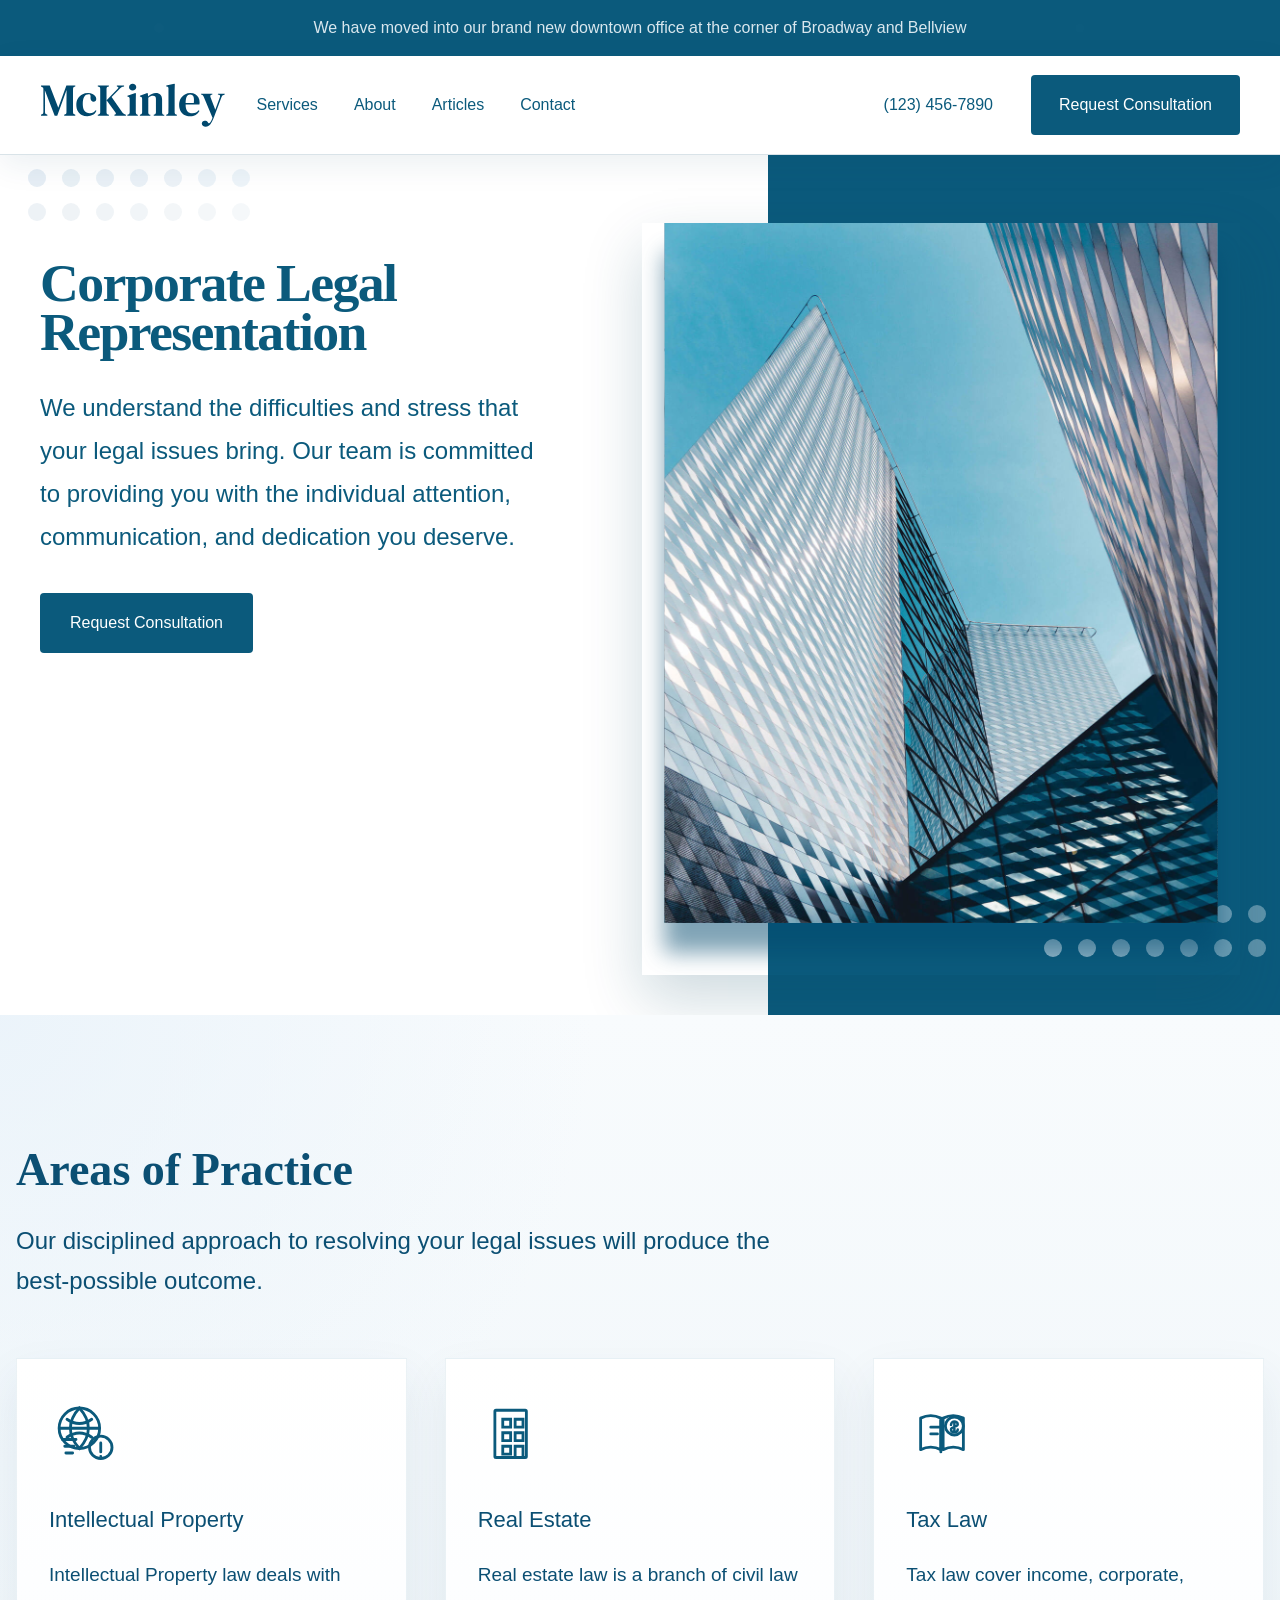
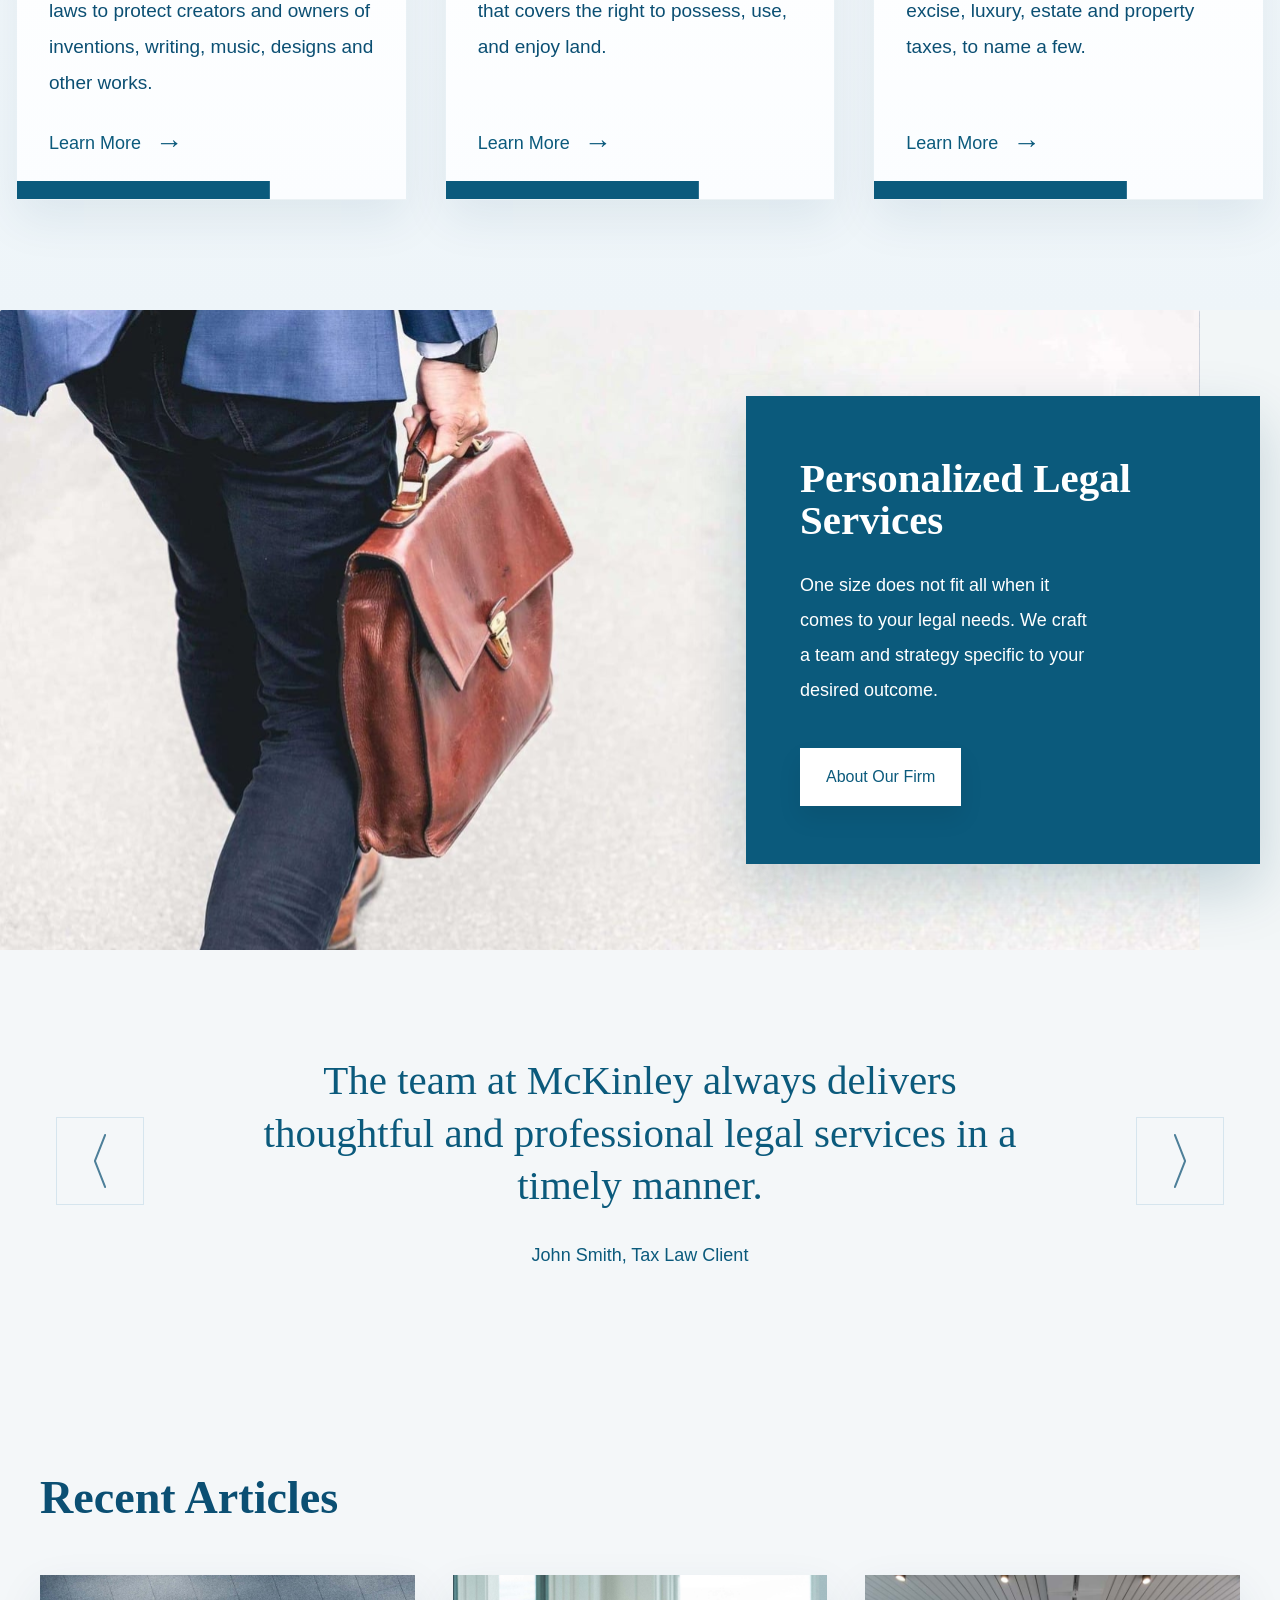
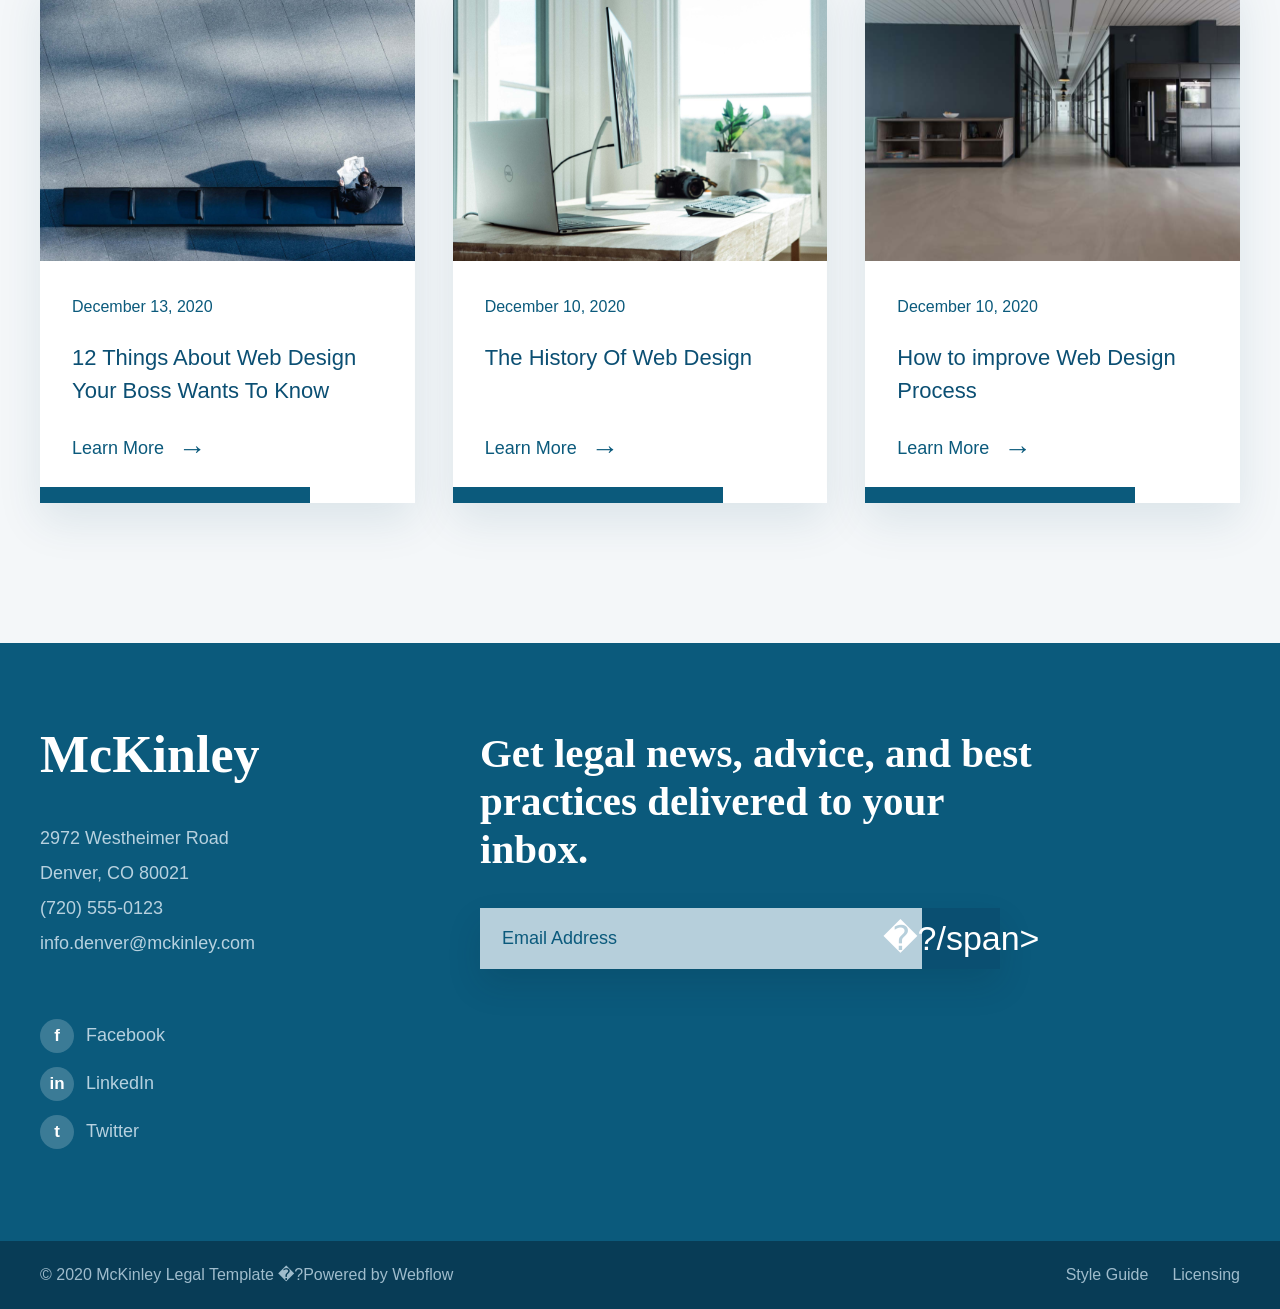
<file: index.html>
<!DOCTYPE html>
<html lang="en">
<head>
    <meta charset="UTF-8">
    <meta name="viewport" content="width=device-width, initial-scale=1.0">
    <title>Mckinley</title>
    <link rel="icon" type="image/svg+xml" href="./photos/Logo.svg">
    <link rel="stylesheet" href="./css/style.css">
</head>
<body>
    <div class="top-banner">
        <div class="top-banner__decor">
            <span class="top-banner__dot"></span>
            <span class="top-banner__dot"></span>
            <span class="top-banner__dot"></span>
            <span class="top-banner__dot"></span>
        </div>

        <div class="top-banner__container">
            <p class="top-banner__text">
                We have moved into our brand new downtown office at the corner of Broadway and Bellview
            </p>
        </div>
    </div>

    <nav class="navbar">
        <div class="navbar__container">
            <a class="navbar__brand" href="#">
                <img class="navbar__brand-icon" src="./photos/Logo.svg" alt="McKinley logo">
            </a>

            <button class="navbar__burger" type="button" aria-label="Open navigation menu" aria-expanded="false">
                <span class="navbar__burger-line"></span>
                <span class="navbar__burger-line"></span>
                <span class="navbar__burger-line"></span>
            </button>

            <div class="navbar__content">
                <ul class="navbar__menu">
                    <li><a class="navbar__link" href="#">Services</a></li>
                    <li><a class="navbar__link" href="#">About</a></li>
                    <li><a class="navbar__link" href="#">Articles</a></li>
                    <li><a class="navbar__link" href="#">Contact</a></li>
                </ul>

                <div class="navbar__actions">
                    <a class="navbar__phone" href="tel:1234567890">(123) 456-7890</a>
                    <a class="navbar__button" href="#">Request Consultation</a>
                </div>
            </div>
        </div>
    </nav>

    <section class="hero">
        <div class="hero__pattern hero__pattern--top" aria-hidden="true">
            <span class="hero__pattern-dot"></span>
            <span class="hero__pattern-dot"></span>
            <span class="hero__pattern-dot"></span>
            <span class="hero__pattern-dot"></span>
            <span class="hero__pattern-dot"></span>
            <span class="hero__pattern-dot"></span>
            <span class="hero__pattern-dot"></span>
            <span class="hero__pattern-dot"></span>
            <span class="hero__pattern-dot"></span>
            <span class="hero__pattern-dot"></span>
            <span class="hero__pattern-dot"></span>
            <span class="hero__pattern-dot"></span>
            <span class="hero__pattern-dot"></span>
            <span class="hero__pattern-dot"></span>
            <span class="hero__pattern-dot"></span>
            <span class="hero__pattern-dot"></span>
            <span class="hero__pattern-dot"></span>
            <span class="hero__pattern-dot"></span>
            <span class="hero__pattern-dot"></span>
            <span class="hero__pattern-dot"></span>
            <span class="hero__pattern-dot"></span>
            <span class="hero__pattern-dot"></span>
            <span class="hero__pattern-dot"></span>
            <span class="hero__pattern-dot"></span>
            <span class="hero__pattern-dot"></span>
            <span class="hero__pattern-dot"></span>
            <span class="hero__pattern-dot"></span>
            <span class="hero__pattern-dot"></span>
            <span class="hero__pattern-dot"></span>
            <span class="hero__pattern-dot"></span>
            <span class="hero__pattern-dot"></span>
            <span class="hero__pattern-dot"></span>
            <span class="hero__pattern-dot"></span>
            <span class="hero__pattern-dot"></span>
            <span class="hero__pattern-dot"></span>
        </div>

        <div class="hero__pattern hero__pattern--left" aria-hidden="true">
            <span class="hero__pattern-dot"></span>
            <span class="hero__pattern-dot"></span>
            <span class="hero__pattern-dot"></span>
            <span class="hero__pattern-dot"></span>
            <span class="hero__pattern-dot"></span>
            <span class="hero__pattern-dot"></span>
            <span class="hero__pattern-dot"></span>
            <span class="hero__pattern-dot"></span>
            <span class="hero__pattern-dot"></span>
            <span class="hero__pattern-dot"></span>
            <span class="hero__pattern-dot"></span>
            <span class="hero__pattern-dot"></span>
            <span class="hero__pattern-dot"></span>
            <span class="hero__pattern-dot"></span>
        </div>

        <div class="hero__container">
            <div class="hero__content">
                <h1 class="hero__title">Corporate Legal Representation</h1>
                <p class="hero__description">
                    We understand the difficulties and stress that your legal issues bring. Our team is committed to
                    providing you with the individual attention, communication, and dedication you deserve.
                </p>
                <a class="hero__button" href="#">Request Consultation</a>
            </div>

            <div class="hero__visual">
                <div class="hero__image-card">
                    <img class="hero__image" src="./photos/IMageForHero.svg" alt="Modern corporate building">
                </div>

                <div class="hero__pattern hero__pattern--bottom" aria-hidden="true">
                    <span class="hero__pattern-dot"></span>
                    <span class="hero__pattern-dot"></span>
                    <span class="hero__pattern-dot"></span>
                    <span class="hero__pattern-dot"></span>
                    <span class="hero__pattern-dot"></span>
                    <span class="hero__pattern-dot"></span>
                    <span class="hero__pattern-dot"></span>
                    <span class="hero__pattern-dot"></span>
                    <span class="hero__pattern-dot"></span>
                    <span class="hero__pattern-dot"></span>
                    <span class="hero__pattern-dot"></span>
                    <span class="hero__pattern-dot"></span>
                    <span class="hero__pattern-dot"></span>
                    <span class="hero__pattern-dot"></span>
                </div>
            </div>
        </div>
    </section>

    <section class="practice">
        <div class="practice__container">
            <div class="practice__intro">
                <h2 class="practice__title">Areas of Practice</h2>
                <p class="practice__subtitle">
                    Our disciplined approach to resolving your legal issues will produce the best-possible outcome.
                </p>
            </div>

            <div class="practice__grid">
                <article class="practice-card">
                    <div class="practice-card__icon" aria-hidden="true">
                        <svg viewBox="0 0 64 64" fill="none">
                            <circle cx="27" cy="26" r="18" stroke="currentColor" stroke-width="2.5"/>
                            <path d="M9 26h36M27 8c5 5.5 8 11.5 8 18s-3 12.5-8 18c-5-5.5-8-11.5-8-18s3-12.5 8-18Z" stroke="currentColor" stroke-width="2.5"/>
                            <path d="M16 18c3.5 2.5 7.2 3.8 11 3.8 3.8 0 7.5-1.3 11-3.8M16 34c3.5-2.5 7.2-3.8 11-3.8 3.8 0 7.5 1.3 11 3.8" stroke="currentColor" stroke-width="2.5" stroke-linecap="round"/>
                            <path d="M12 36l12 0M14 42l8 0M15 48l6 0" stroke="currentColor" stroke-width="2.5" stroke-linecap="round"/>
                            <circle cx="46" cy="43" r="10" stroke="currentColor" stroke-width="2.5"/>
                            <path d="M46 39v8M46 51h.01" stroke="currentColor" stroke-width="2.5" stroke-linecap="round"/>
                        </svg>
                    </div>
                    <h3 class="practice-card__title">Intellectual Property</h3>
                    <p class="practice-card__text">
                        Intellectual Property law deals with laws to protect creators and owners of inventions, writing,
                        music, designs and other works.
                    </p>
                    <a class="practice-card__link" href="#">
                        <span>Learn More</span>
                        <span class="practice-card__arrow" aria-hidden="true">&rarr;</span>
                    </a>
                </article>

                <article class="practice-card">
                    <div class="practice-card__icon" aria-hidden="true">
                        <svg viewBox="0 0 64 64" fill="none">
                            <rect x="15" y="10" width="28" height="42" rx="1" stroke="currentColor" stroke-width="2.5"/>
                            <path d="M22 18h7v7h-7zM22 30h7v7h-7zM22 42h7v7h-7zM33 18h7v7h-7zM33 30h7v7h-7z" stroke="currentColor" stroke-width="2.5"/>
                            <path d="M33 42h7v10h-7z" stroke="currentColor" stroke-width="2.5"/>
                        </svg>
                    </div>
                    <h3 class="practice-card__title">Real Estate</h3>
                    <p class="practice-card__text">
                        Real estate law is a branch of civil law that covers the right to possess, use, and enjoy land.
                    </p>
                    <a class="practice-card__link" href="#">
                        <span>Learn More</span>
                        <span class="practice-card__arrow" aria-hidden="true">&rarr;</span>
                    </a>
                </article>

                <article class="practice-card">
                    <div class="practice-card__icon" aria-hidden="true">
                        <svg viewBox="0 0 64 64" fill="none">
                            <path d="M13 17c6-3 12-3 18 0v28c-6-3-12-3-18 0V17ZM33 17c6-3 12-3 18 0v28c-6-3-12-3-18 0V17Z" stroke="currentColor" stroke-width="2.5" stroke-linejoin="round"/>
                            <path d="M31 19v28M22 25h10M22 31h6" stroke="currentColor" stroke-width="2.5" stroke-linecap="round"/>
                            <circle cx="43" cy="24" r="8" stroke="currentColor" stroke-width="2.5"/>
                            <path d="M43 20v8M40 23c0-1.7 1.5-3 3-3s3 1 3 2.5c0 3-6 1.5-6 4.5 0 1.5 1.3 2.5 3 2.5s3-.8 3-2.5" stroke="currentColor" stroke-width="2.2" stroke-linecap="round"/>
                        </svg>
                    </div>
                    <h3 class="practice-card__title">Tax Law</h3>
                    <p class="practice-card__text">
                        Tax law cover income, corporate, excise, luxury, estate and property taxes, to name a few.
                    </p>
                    <a class="practice-card__link" href="#">
                        <span>Learn More</span>
                        <span class="practice-card__arrow" aria-hidden="true">&rarr;</span>
                    </a>
                </article>
            </div>
        </div>
    </section>

    <section class="services-highlight">
        <div class="services-highlight__container">
            <div class="services-highlight__media reveal-up">
                <!-- <img class="services-highlight__image" src="./photos/bgAfterCard.svg" alt="Attorney walking with briefcase"> -->
            </div>

            <div class="services-highlight__panel reveal-up">
                <h2 class="services-highlight__title">Personalized Legal Services</h2>
                <p class="services-highlight__text">
                    One size does not fit all when it comes to your legal needs. We craft a team and strategy specific
                    to your desired outcome.
                </p>
                <a class="services-highlight__button" href="#">About Our Firm</a>
            </div>
        </div>
    </section>

    <section class="testimonial">
        <div class="testimonial__container">
            <button class="testimonial__arrow testimonial__arrow--left" type="button" aria-label="Previous testimonial">
                <img src="./photos/vectorArrow.svg" alt="" aria-hidden="true">
            </button>

            <div class="testimonial__content reveal-up">
                <blockquote class="testimonial__quote">
                    The team at McKinley always delivers thoughtful and professional legal services in a timely manner.
                </blockquote>
                <p class="testimonial__author">John Smith, Tax Law Client</p>
            </div>

            <button class="testimonial__arrow testimonial__arrow--right" type="button" aria-label="Next testimonial">
                <img src="./photos/vectorArrow.svg" alt="" aria-hidden="true">
            </button>
        </div>
    </section>

    <section class="articles">
        <div class="articles__container">
            <div class="articles__intro">
                <h2 class="articles__title">Recent Articles</h2>
            </div>

            <div class="articles__grid">
                <article class="article-card reveal-up">
                    <a class="article-card__image-link" href="#">
                        <img class="article-card__image" src="./photos/card.svg" alt="Modern office interior">
                    </a>
                    <div class="article-card__body">
                        <p class="article-card__date">December 13, 2020</p>
                        <h3 class="article-card__title">
                            <a href="#">12 Things About Web Design Your Boss Wants To Know</a>
                        </h3>
                        <a class="article-card__link" href="#">
                            <span>Learn More</span>
                            <span class="article-card__arrow" aria-hidden="true">&rarr;</span>
                        </a>
                    </div>
                </article>

                <article class="article-card reveal-up">
                    <a class="article-card__image-link" href="#">
                        <img class="article-card__image" src="./photos/card2.svg" alt="Architectural overhead view">
                    </a>
                    <div class="article-card__body">
                        <p class="article-card__date">December 10, 2020</p>
                        <h3 class="article-card__title">
                            <a href="#">The History Of Web Design</a>
                        </h3>
                        <a class="article-card__link" href="#">
                            <span>Learn More</span>
                            <span class="article-card__arrow" aria-hidden="true">&rarr;</span>
                        </a>
                    </div>
                </article>

                <article class="article-card reveal-up">
                    <a class="article-card__image-link" href="#">
                        <img class="article-card__image" src="./photos/card3.svg" alt="Workspace desk with laptop">
                    </a>
                    <div class="article-card__body">
                        <p class="article-card__date">December 10, 2020</p>
                        <h3 class="article-card__title">
                            <a href="#">How to improve Web Design Process</a>
                        </h3>
                        <a class="article-card__link" href="#">
                            <span>Learn More</span>
                            <span class="article-card__arrow" aria-hidden="true">&rarr;</span>
                        </a>
                    </div>
                </article>
            </div>
        </div>
    </section>

    <footer class="footer">
        <div class="footer__main">
            <div class="footer__container">
                <div class="footer__brand reveal-up">
                    <a class="footer__logo" href="#">McKinley</a>

                    <address class="footer__address">
                        <p>2972 Westheimer Road</p>
                        <p>Denver, CO 80021</p>
                        <p><a href="tel:7205550123">(720) 555-0123</a></p>
                        <p><a href="mailto:info.denver@mckinley.com">info.denver@mckinley.com</a></p>
                    </address>

                    <div class="footer__socials">
                        <a class="footer__social" href="#" aria-label="Facebook">
                            <span class="footer__social-icon">f</span>
                            <span>Facebook</span>
                        </a>
                        <a class="footer__social" href="#" aria-label="LinkedIn">
                            <span class="footer__social-icon">in</span>
                            <span>LinkedIn</span>
                        </a>
                        <a class="footer__social" href="#" aria-label="Twitter">
                            <span class="footer__social-icon">t</span>
                            <span>Twitter</span>
                        </a>
                    </div>
                </div>

                <div class="footer__subscribe reveal-up">
                    <h2 class="footer__title">
                        Get legal news, advice, and best practices delivered to your inbox.
                    </h2>

                    <form class="footer__form">
                        <label class="footer__field">
                            <span class="visually-hidden">Email address</span>
                            <input class="footer__input" type="email" placeholder="Email Address">
                        </label>
                        <button class="footer__submit" type="submit" aria-label="Submit email">
                            <span class="footer__submit-arrow">�?/span>
                        </button>
                    </form>
                </div>
            </div>
        </div>

        <div class="footer__bottom">
            <div class="footer__bottom-container">
                <p class="footer__copyright">© 2020 McKinley Legal Template �?Powered by Webflow</p>

                <div class="footer__bottom-links">
                    <a href="#">Style Guide</a>
                    <a href="#">Licensing</a>
                </div>
            </div>
        </div>
    </footer>

    <script>
        const burger = document.querySelector('.navbar__burger');
        const navbar = document.querySelector('.navbar');
        const navContent = document.querySelector('.navbar__content');
        const navLinks = document.querySelectorAll('.navbar__content a');

        if (burger && navContent && navbar) {
            burger.addEventListener('click', () => {
                const isOpen = navbar.classList.toggle('is-open');
                burger.classList.toggle('is-open', isOpen);
                navContent.classList.toggle('is-open', isOpen);
                burger.setAttribute('aria-label', isOpen ? 'Close navigation menu' : 'Open navigation menu');
                burger.setAttribute('aria-expanded', String(isOpen));
            });

            navLinks.forEach((link) => {
                link.addEventListener('click', () => {
                    navbar.classList.remove('is-open');
                    navContent.classList.remove('is-open');
                    burger.classList.remove('is-open');
                    burger.setAttribute('aria-label', 'Open navigation menu');
                    burger.setAttribute('aria-expanded', 'false');
                });
            });

            window.addEventListener('resize', () => {
                if (window.innerWidth > 576) {
                    navbar.classList.remove('is-open');
                    navContent.classList.remove('is-open');
                    burger.classList.remove('is-open');
                    burger.setAttribute('aria-label', 'Open navigation menu');
                    burger.setAttribute('aria-expanded', 'false');
                }
            });
        }
    </script>
</body>
</html>
</file>
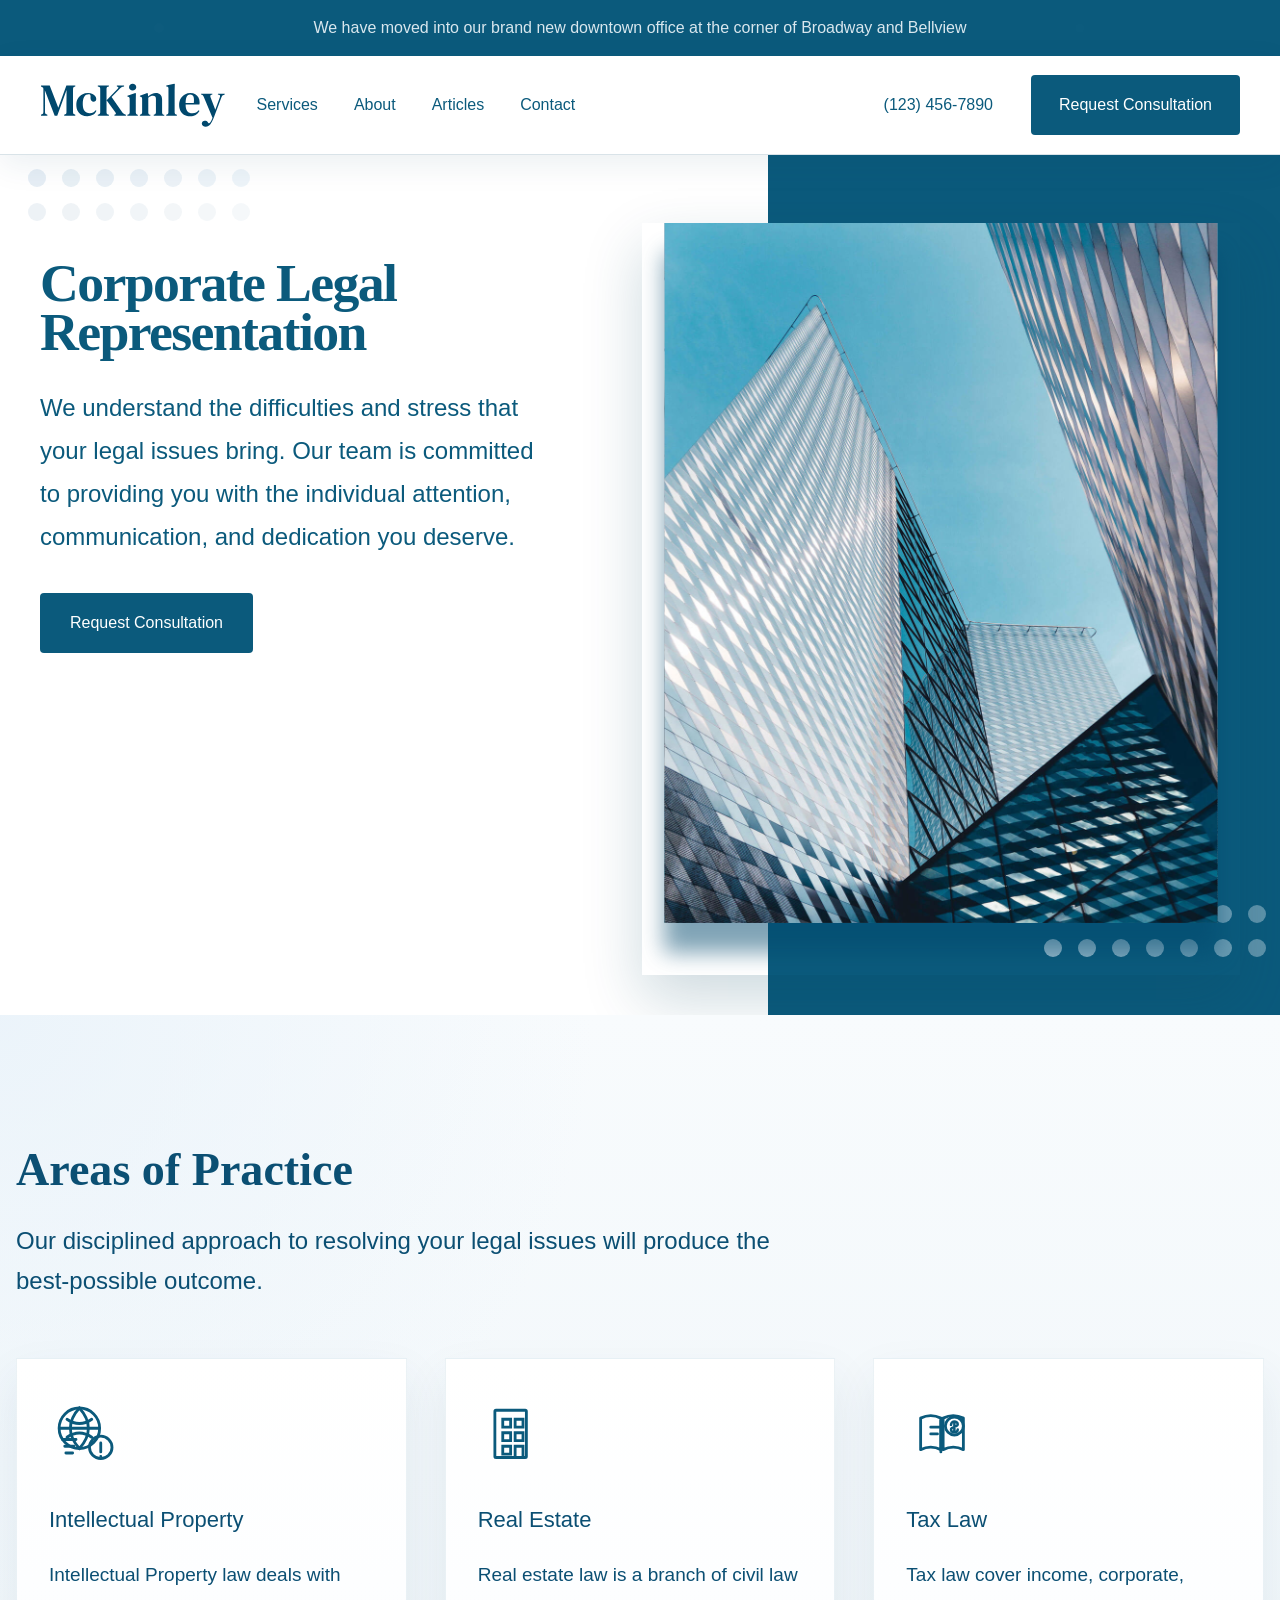
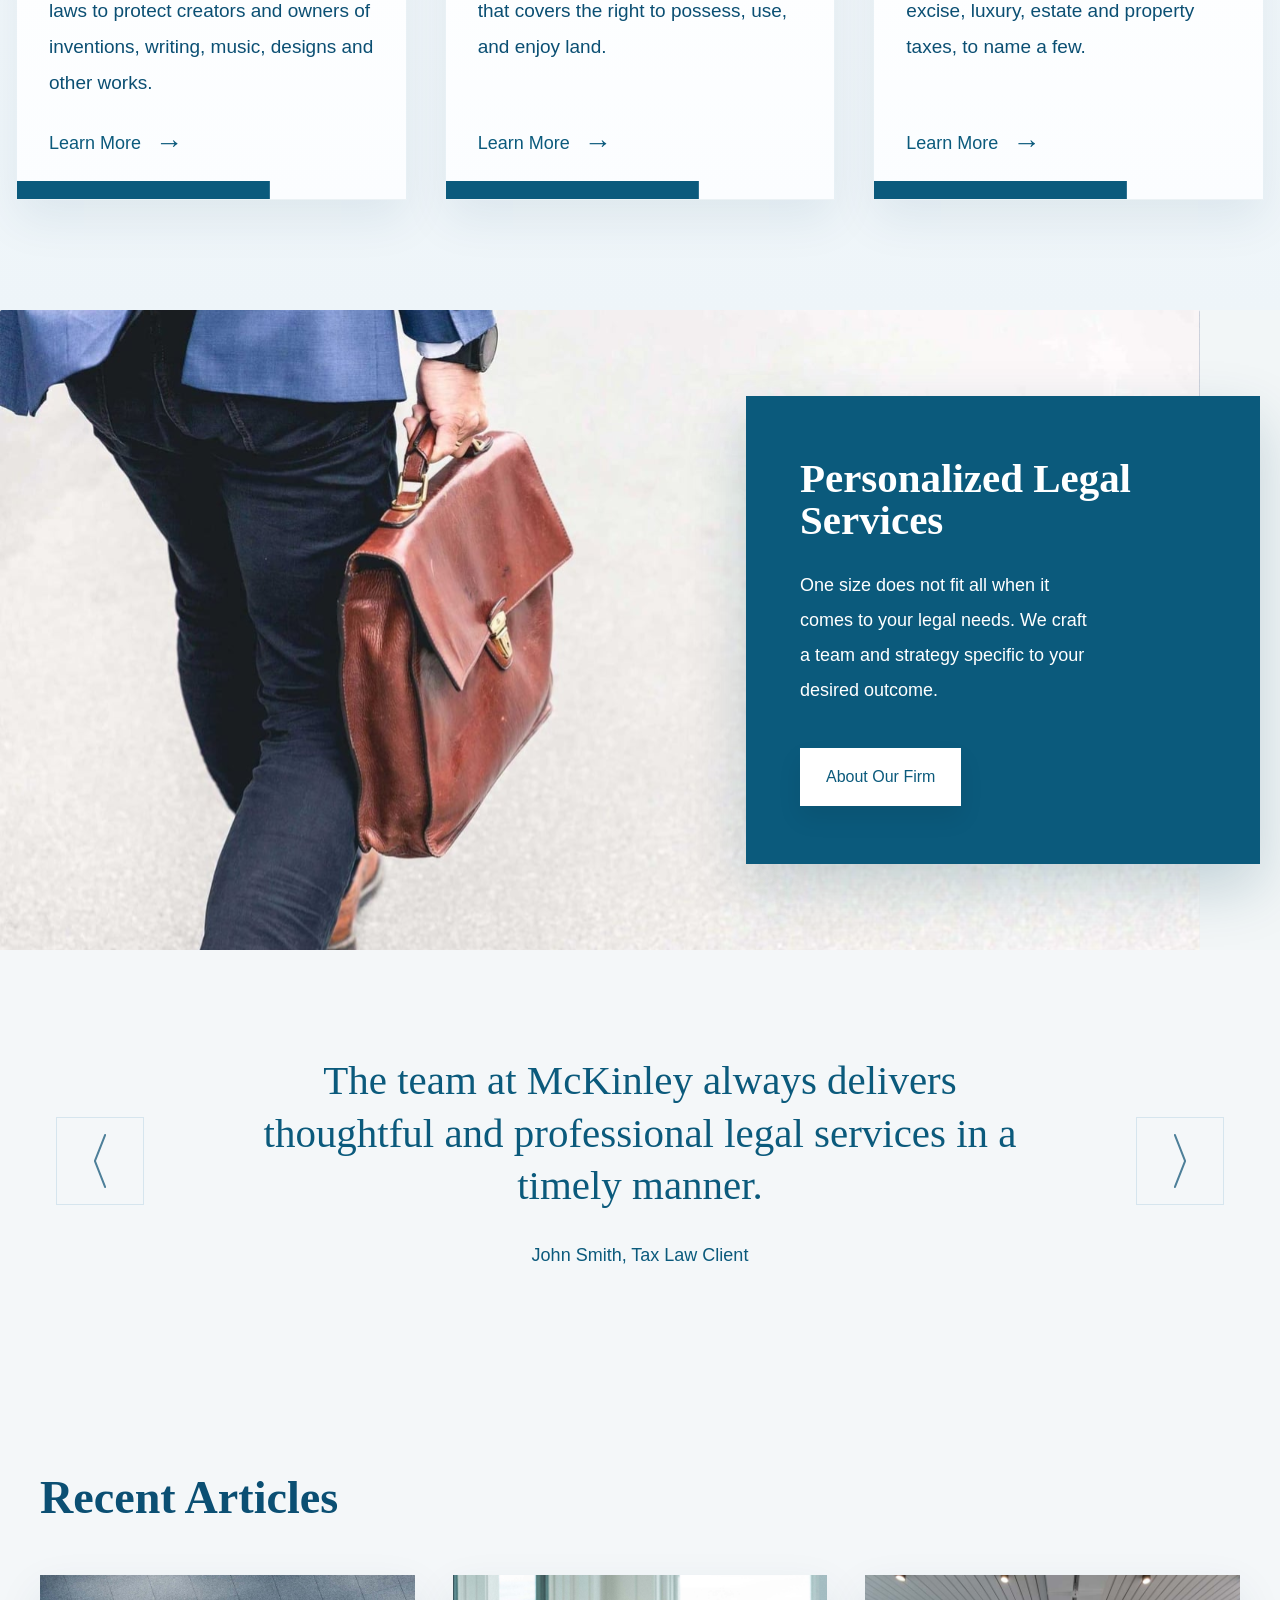
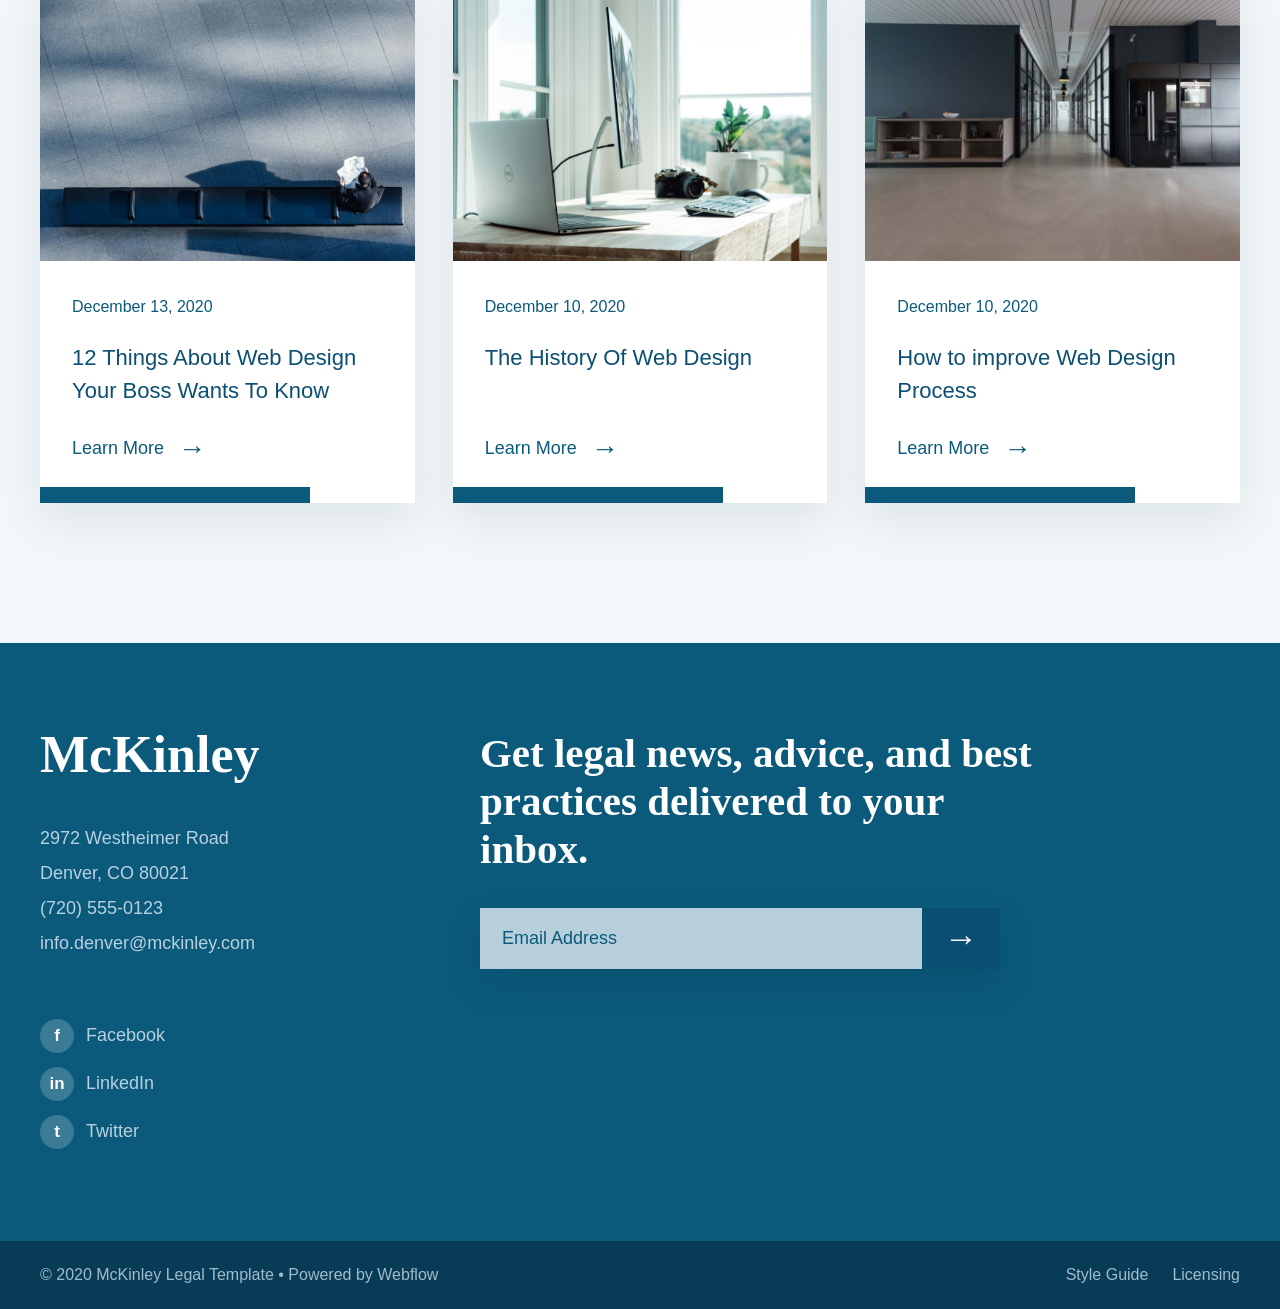
<file: html/index.html>
<!DOCTYPE html>
<html lang="en">
<head>
    <meta charset="UTF-8">
    <meta name="viewport" content="width=device-width, initial-scale=1.0">
    <title>Mckinley</title>
    <link rel="icon" type="image/svg+xml" href="../photos/Logo.svg">
    <link rel="stylesheet" href="../css/style.css">
</head>
<body>
    <div class="top-banner">
        <div class="top-banner__decor">
            <span class="top-banner__dot"></span>
            <span class="top-banner__dot"></span>
            <span class="top-banner__dot"></span>
            <span class="top-banner__dot"></span>
        </div>

        <div class="top-banner__container">
            <p class="top-banner__text">
                We have moved into our brand new downtown office at the corner of Broadway and Bellview
            </p>
        </div>
    </div>

    <nav class="navbar">
        <div class="navbar__container">
            <a class="navbar__brand" href="#">
                <img class="navbar__brand-icon" src="../photos/Logo.svg" alt="McKinley logo">
            </a>

            <button class="navbar__burger" type="button" aria-label="Open navigation menu" aria-expanded="false">
                <span class="navbar__burger-line"></span>
                <span class="navbar__burger-line"></span>
                <span class="navbar__burger-line"></span>
            </button>

            <div class="navbar__content">
                <ul class="navbar__menu">
                    <li><a class="navbar__link" href="#">Services</a></li>
                    <li><a class="navbar__link" href="#">About</a></li>
                    <li><a class="navbar__link" href="#">Articles</a></li>
                    <li><a class="navbar__link" href="#">Contact</a></li>
                </ul>

                <div class="navbar__actions">
                    <a class="navbar__phone" href="tel:1234567890">(123) 456-7890</a>
                    <a class="navbar__button" href="#">Request Consultation</a>
                </div>
            </div>
        </div>
    </nav>

    <section class="hero">
        <div class="hero__pattern hero__pattern--top" aria-hidden="true">
            <span class="hero__pattern-dot"></span>
            <span class="hero__pattern-dot"></span>
            <span class="hero__pattern-dot"></span>
            <span class="hero__pattern-dot"></span>
            <span class="hero__pattern-dot"></span>
            <span class="hero__pattern-dot"></span>
            <span class="hero__pattern-dot"></span>
            <span class="hero__pattern-dot"></span>
            <span class="hero__pattern-dot"></span>
            <span class="hero__pattern-dot"></span>
            <span class="hero__pattern-dot"></span>
            <span class="hero__pattern-dot"></span>
            <span class="hero__pattern-dot"></span>
            <span class="hero__pattern-dot"></span>
            <span class="hero__pattern-dot"></span>
            <span class="hero__pattern-dot"></span>
            <span class="hero__pattern-dot"></span>
            <span class="hero__pattern-dot"></span>
            <span class="hero__pattern-dot"></span>
            <span class="hero__pattern-dot"></span>
            <span class="hero__pattern-dot"></span>
            <span class="hero__pattern-dot"></span>
            <span class="hero__pattern-dot"></span>
            <span class="hero__pattern-dot"></span>
            <span class="hero__pattern-dot"></span>
            <span class="hero__pattern-dot"></span>
            <span class="hero__pattern-dot"></span>
            <span class="hero__pattern-dot"></span>
            <span class="hero__pattern-dot"></span>
            <span class="hero__pattern-dot"></span>
            <span class="hero__pattern-dot"></span>
            <span class="hero__pattern-dot"></span>
            <span class="hero__pattern-dot"></span>
            <span class="hero__pattern-dot"></span>
            <span class="hero__pattern-dot"></span>
        </div>

        <div class="hero__pattern hero__pattern--left" aria-hidden="true">
            <span class="hero__pattern-dot"></span>
            <span class="hero__pattern-dot"></span>
            <span class="hero__pattern-dot"></span>
            <span class="hero__pattern-dot"></span>
            <span class="hero__pattern-dot"></span>
            <span class="hero__pattern-dot"></span>
            <span class="hero__pattern-dot"></span>
            <span class="hero__pattern-dot"></span>
            <span class="hero__pattern-dot"></span>
            <span class="hero__pattern-dot"></span>
            <span class="hero__pattern-dot"></span>
            <span class="hero__pattern-dot"></span>
            <span class="hero__pattern-dot"></span>
            <span class="hero__pattern-dot"></span>
        </div>

        <div class="hero__container">
            <div class="hero__content">
                <h1 class="hero__title">Corporate Legal Representation</h1>
                <p class="hero__description">
                    We understand the difficulties and stress that your legal issues bring. Our team is committed to
                    providing you with the individual attention, communication, and dedication you deserve.
                </p>
                <a class="hero__button" href="#">Request Consultation</a>
            </div>

            <div class="hero__visual">
                <div class="hero__image-card">
                    <img class="hero__image" src="../photos/IMageForHero.svg" alt="Modern corporate building">
                </div>

                <div class="hero__pattern hero__pattern--bottom" aria-hidden="true">
                    <span class="hero__pattern-dot"></span>
                    <span class="hero__pattern-dot"></span>
                    <span class="hero__pattern-dot"></span>
                    <span class="hero__pattern-dot"></span>
                    <span class="hero__pattern-dot"></span>
                    <span class="hero__pattern-dot"></span>
                    <span class="hero__pattern-dot"></span>
                    <span class="hero__pattern-dot"></span>
                    <span class="hero__pattern-dot"></span>
                    <span class="hero__pattern-dot"></span>
                    <span class="hero__pattern-dot"></span>
                    <span class="hero__pattern-dot"></span>
                    <span class="hero__pattern-dot"></span>
                    <span class="hero__pattern-dot"></span>
                </div>
            </div>
        </div>
    </section>

    <section class="practice">
        <div class="practice__container">
            <div class="practice__intro">
                <h2 class="practice__title">Areas of Practice</h2>
                <p class="practice__subtitle">
                    Our disciplined approach to resolving your legal issues will produce the best-possible outcome.
                </p>
            </div>

            <div class="practice__grid">
                <article class="practice-card">
                    <div class="practice-card__icon" aria-hidden="true">
                        <svg viewBox="0 0 64 64" fill="none">
                            <circle cx="27" cy="26" r="18" stroke="currentColor" stroke-width="2.5"/>
                            <path d="M9 26h36M27 8c5 5.5 8 11.5 8 18s-3 12.5-8 18c-5-5.5-8-11.5-8-18s3-12.5 8-18Z" stroke="currentColor" stroke-width="2.5"/>
                            <path d="M16 18c3.5 2.5 7.2 3.8 11 3.8 3.8 0 7.5-1.3 11-3.8M16 34c3.5-2.5 7.2-3.8 11-3.8 3.8 0 7.5 1.3 11 3.8" stroke="currentColor" stroke-width="2.5" stroke-linecap="round"/>
                            <path d="M12 36l12 0M14 42l8 0M15 48l6 0" stroke="currentColor" stroke-width="2.5" stroke-linecap="round"/>
                            <circle cx="46" cy="43" r="10" stroke="currentColor" stroke-width="2.5"/>
                            <path d="M46 39v8M46 51h.01" stroke="currentColor" stroke-width="2.5" stroke-linecap="round"/>
                        </svg>
                    </div>
                    <h3 class="practice-card__title">Intellectual Property</h3>
                    <p class="practice-card__text">
                        Intellectual Property law deals with laws to protect creators and owners of inventions, writing,
                        music, designs and other works.
                    </p>
                    <a class="practice-card__link" href="#">
                        <span>Learn More</span>
                        <span class="practice-card__arrow" aria-hidden="true">&rarr;</span>
                    </a>
                </article>

                <article class="practice-card">
                    <div class="practice-card__icon" aria-hidden="true">
                        <svg viewBox="0 0 64 64" fill="none">
                            <rect x="15" y="10" width="28" height="42" rx="1" stroke="currentColor" stroke-width="2.5"/>
                            <path d="M22 18h7v7h-7zM22 30h7v7h-7zM22 42h7v7h-7zM33 18h7v7h-7zM33 30h7v7h-7z" stroke="currentColor" stroke-width="2.5"/>
                            <path d="M33 42h7v10h-7z" stroke="currentColor" stroke-width="2.5"/>
                        </svg>
                    </div>
                    <h3 class="practice-card__title">Real Estate</h3>
                    <p class="practice-card__text">
                        Real estate law is a branch of civil law that covers the right to possess, use, and enjoy land.
                    </p>
                    <a class="practice-card__link" href="#">
                        <span>Learn More</span>
                        <span class="practice-card__arrow" aria-hidden="true">&rarr;</span>
                    </a>
                </article>

                <article class="practice-card">
                    <div class="practice-card__icon" aria-hidden="true">
                        <svg viewBox="0 0 64 64" fill="none">
                            <path d="M13 17c6-3 12-3 18 0v28c-6-3-12-3-18 0V17ZM33 17c6-3 12-3 18 0v28c-6-3-12-3-18 0V17Z" stroke="currentColor" stroke-width="2.5" stroke-linejoin="round"/>
                            <path d="M31 19v28M22 25h10M22 31h6" stroke="currentColor" stroke-width="2.5" stroke-linecap="round"/>
                            <circle cx="43" cy="24" r="8" stroke="currentColor" stroke-width="2.5"/>
                            <path d="M43 20v8M40 23c0-1.7 1.5-3 3-3s3 1 3 2.5c0 3-6 1.5-6 4.5 0 1.5 1.3 2.5 3 2.5s3-.8 3-2.5" stroke="currentColor" stroke-width="2.2" stroke-linecap="round"/>
                        </svg>
                    </div>
                    <h3 class="practice-card__title">Tax Law</h3>
                    <p class="practice-card__text">
                        Tax law cover income, corporate, excise, luxury, estate and property taxes, to name a few.
                    </p>
                    <a class="practice-card__link" href="#">
                        <span>Learn More</span>
                        <span class="practice-card__arrow" aria-hidden="true">&rarr;</span>
                    </a>
                </article>
            </div>
        </div>
    </section>

    <section class="services-highlight">
        <div class="services-highlight__container">
            <div class="services-highlight__media reveal-up">
                <!-- <img class="services-highlight__image" src="../photos/bgAfterCard.svg" alt="Attorney walking with briefcase"> -->
            </div>

            <div class="services-highlight__panel reveal-up">
                <h2 class="services-highlight__title">Personalized Legal Services</h2>
                <p class="services-highlight__text">
                    One size does not fit all when it comes to your legal needs. We craft a team and strategy specific
                    to your desired outcome.
                </p>
                <a class="services-highlight__button" href="#">About Our Firm</a>
            </div>
        </div>
    </section>

    <section class="testimonial">
        <div class="testimonial__container">
            <button class="testimonial__arrow testimonial__arrow--left" type="button" aria-label="Previous testimonial">
                <img src="../photos/vectorArrow.svg" alt="" aria-hidden="true">
            </button>

            <div class="testimonial__content reveal-up">
                <blockquote class="testimonial__quote">
                    The team at McKinley always delivers thoughtful and professional legal services in a timely manner.
                </blockquote>
                <p class="testimonial__author">John Smith, Tax Law Client</p>
            </div>

            <button class="testimonial__arrow testimonial__arrow--right" type="button" aria-label="Next testimonial">
                <img src="../photos/vectorArrow.svg" alt="" aria-hidden="true">
            </button>
        </div>
    </section>

    <section class="articles">
        <div class="articles__container">
            <div class="articles__intro">
                <h2 class="articles__title">Recent Articles</h2>
            </div>

            <div class="articles__grid">
                <article class="article-card reveal-up">
                    <a class="article-card__image-link" href="#">
                        <img class="article-card__image" src="../photos/card.svg" alt="Modern office interior">
                    </a>
                    <div class="article-card__body">
                        <p class="article-card__date">December 13, 2020</p>
                        <h3 class="article-card__title">
                            <a href="#">12 Things About Web Design Your Boss Wants To Know</a>
                        </h3>
                        <a class="article-card__link" href="#">
                            <span>Learn More</span>
                            <span class="article-card__arrow" aria-hidden="true">&rarr;</span>
                        </a>
                    </div>
                </article>

                <article class="article-card reveal-up">
                    <a class="article-card__image-link" href="#">
                        <img class="article-card__image" src="../photos/card2.svg" alt="Architectural overhead view">
                    </a>
                    <div class="article-card__body">
                        <p class="article-card__date">December 10, 2020</p>
                        <h3 class="article-card__title">
                            <a href="#">The History Of Web Design</a>
                        </h3>
                        <a class="article-card__link" href="#">
                            <span>Learn More</span>
                            <span class="article-card__arrow" aria-hidden="true">&rarr;</span>
                        </a>
                    </div>
                </article>

                <article class="article-card reveal-up">
                    <a class="article-card__image-link" href="#">
                        <img class="article-card__image" src="../photos/card3.svg" alt="Workspace desk with laptop">
                    </a>
                    <div class="article-card__body">
                        <p class="article-card__date">December 10, 2020</p>
                        <h3 class="article-card__title">
                            <a href="#">How to improve Web Design Process</a>
                        </h3>
                        <a class="article-card__link" href="#">
                            <span>Learn More</span>
                            <span class="article-card__arrow" aria-hidden="true">&rarr;</span>
                        </a>
                    </div>
                </article>
            </div>
        </div>
    </section>

    <footer class="footer">
        <div class="footer__main">
            <div class="footer__container">
                <div class="footer__brand reveal-up">
                    <a class="footer__logo" href="#">McKinley</a>

                    <address class="footer__address">
                        <p>2972 Westheimer Road</p>
                        <p>Denver, CO 80021</p>
                        <p><a href="tel:7205550123">(720) 555-0123</a></p>
                        <p><a href="mailto:info.denver@mckinley.com">info.denver@mckinley.com</a></p>
                    </address>

                    <div class="footer__socials">
                        <a class="footer__social" href="#" aria-label="Facebook">
                            <span class="footer__social-icon">f</span>
                            <span>Facebook</span>
                        </a>
                        <a class="footer__social" href="#" aria-label="LinkedIn">
                            <span class="footer__social-icon">in</span>
                            <span>LinkedIn</span>
                        </a>
                        <a class="footer__social" href="#" aria-label="Twitter">
                            <span class="footer__social-icon">t</span>
                            <span>Twitter</span>
                        </a>
                    </div>
                </div>

                <div class="footer__subscribe reveal-up">
                    <h2 class="footer__title">
                        Get legal news, advice, and best practices delivered to your inbox.
                    </h2>

                    <form class="footer__form">
                        <label class="footer__field">
                            <span class="visually-hidden">Email address</span>
                            <input class="footer__input" type="email" placeholder="Email Address">
                        </label>
                        <button class="footer__submit" type="submit" aria-label="Submit email">
                            <span class="footer__submit-arrow">→</span>
                        </button>
                    </form>
                </div>
            </div>
        </div>

        <div class="footer__bottom">
            <div class="footer__bottom-container">
                <p class="footer__copyright">© 2020 McKinley Legal Template • Powered by Webflow</p>

                <div class="footer__bottom-links">
                    <a href="#">Style Guide</a>
                    <a href="#">Licensing</a>
                </div>
            </div>
        </div>
    </footer>

    <script>
        const burger = document.querySelector('.navbar__burger');
        const navbar = document.querySelector('.navbar');
        const navContent = document.querySelector('.navbar__content');
        const navLinks = document.querySelectorAll('.navbar__content a');

        if (burger && navContent && navbar) {
            burger.addEventListener('click', () => {
                const isOpen = navbar.classList.toggle('is-open');
                burger.classList.toggle('is-open', isOpen);
                navContent.classList.toggle('is-open', isOpen);
                burger.setAttribute('aria-label', isOpen ? 'Close navigation menu' : 'Open navigation menu');
                burger.setAttribute('aria-expanded', String(isOpen));
            });

            navLinks.forEach((link) => {
                link.addEventListener('click', () => {
                    navbar.classList.remove('is-open');
                    navContent.classList.remove('is-open');
                    burger.classList.remove('is-open');
                    burger.setAttribute('aria-label', 'Open navigation menu');
                    burger.setAttribute('aria-expanded', 'false');
                });
            });

            window.addEventListener('resize', () => {
                if (window.innerWidth > 576) {
                    navbar.classList.remove('is-open');
                    navContent.classList.remove('is-open');
                    burger.classList.remove('is-open');
                    burger.setAttribute('aria-label', 'Open navigation menu');
                    burger.setAttribute('aria-expanded', 'false');
                }
            });
        }
    </script>
</body>
</html>
</file>
<file: css/style.css>
* {
  box-sizing: border-box;
  margin: 0;
  padding: 0;
  font-family: sans-serif;
}

body {
  font-family: "Segoe UI", Tahoma, Geneva, Verdana, sans-serif;
  background: #f4f7f9;
  color: #1a1a1a;
}

.top-banner {
  position: relative;
  overflow: hidden;
  background: #0b5a7c;
  color: #d9e7ee;
}

.top-banner__container,
.navbar__container {
  width: min(100% - 32px, 1200px);
  margin: 0 auto;
}

.top-banner__container {
  display: flex;
  align-items: center;
  justify-content: center;
  min-height: 56px;
  text-align: center;
}

.top-banner__text {
  max-width: 980px;
  font-size: 16px;
  line-height: 1.45;
  font-weight: 400;
}

.top-banner__decor {
  position: absolute;
  inset: 0;
  pointer-events: none;
}

.top-banner__dot {
  position: absolute;
  top: 50%;
  width: 10px;
  height: 10px;
  border-radius: 50%;
  background: rgba(255, 255, 255, 0.08);
  transform: translateY(-50%);
}

.top-banner__dot:nth-child(1) {
  left: 12%;
  opacity: 0.155;
}

.top-banner__dot:nth-child(2) {
  left: 36%;
  opacity: 0.13;
}

.top-banner__dot:nth-child(3) {
  left: 60%;
  opacity: 0.105;
}

.top-banner__dot:nth-child(4) {
  left: 84%;
  opacity: 0.08;
}

.navbar {
  position: relative;
  z-index: 20;
  background: #ffffff;
  border-bottom: 1px solid #d9e3e8;
  box-shadow: 0 10px 30px rgba(8, 69, 96, 0.08);
}

.navbar__toggle {
  position: absolute;
  opacity: 0;
  pointer-events: none;
}

.navbar__container {
  display: flex;
  align-items: center;
  justify-content: space-between;
  gap: 32px;
  min-height: 98px;
}

.navbar__brand {
  display: inline-flex;
  align-items: center;
  flex-shrink: 0;
  text-decoration: none;
  cursor: pointer;
}

.navbar__brand-icon {
  width: auto;
  height: 44px;
  display: block;
}

.navbar__burger {
  display: none;
  align-items: center;
  justify-content: center;
  flex-direction: column;
  gap: 5px;
  width: 46px;
  height: 46px;
  border: 1px solid #d9e3e8;
  border-radius: 4px;
  background: #ffffff;
  cursor: pointer;
  transition: transform 0.25s ease, box-shadow 0.25s ease, border-color 0.25s ease;
}

.navbar__burger-line {
  width: 20px;
  height: 2px;
  background: #0b5a7c;
  transition: transform 0.2s ease, opacity 0.2s ease;
}

.navbar__burger:hover {
  transform: translateY(-2px);
  border-color: rgba(11, 90, 124, 0.25);
  box-shadow: 0 12px 26px rgba(8, 69, 96, 0.12);
}

.navbar__content {
  display: flex;
  align-items: center;
  justify-content: space-between;
  flex: 1;
  gap: 28px;
}

.navbar__menu {
  display: flex;
  align-items: center;
  gap: 36px;
  list-style: none;
}

.navbar__link,
.navbar__phone {
  color: #0b5a7c;
  font-size: 16px;
  font-weight: 400;
  line-height: 1.3;
  text-decoration: none;
  cursor: pointer;
  transition: opacity 0.2s ease, color 0.2s ease;
}

.navbar__actions {
  display: flex;
  align-items: center;
  gap: 38px;
}

.navbar__button {
  display: inline-flex;
  align-items: center;
  justify-content: center;
  min-height: 60px;
  padding: 16px 28px;
  border-radius: 4px;
  background: #0b5a7c;
  color: #ffffff;
  font-size: 16px;
  font-weight: 400;
  line-height: 1.25;
  text-decoration: none;
  text-align: center;
  white-space: nowrap;
  cursor: pointer;
  transition: background-color 0.2s ease, opacity 0.2s ease;
}

.navbar__link:hover,
.navbar__phone:hover {
  opacity: 0.72;
  color: #063b53;
}

.navbar__button:hover {
  background: #084560;
}

.hero {
  position: relative;
  overflow: hidden;
  background: linear-gradient(to right, white 0%, white 60%, #0b5a7c 60%, #0b5a7c 100%);
  min-height: 640px;
  padding: 56px 0 112px;
}

.hero__container {
  position: relative;
  z-index: 2;
  display: grid;
  grid-template-columns: minmax(320px, 1fr) minmax(320px, 598px);
  align-items: start;
  gap: 48px;
  width: min(100% - 32px, 1200px);
  margin: 0 auto;
}

.hero__content {
  max-width: 560px;
  padding: 48px 48px 40px 0;
  border-radius: 0 18px 18px 0;
}

.hero__title {
  margin-bottom: 28px;
  color: #0b5a7c;
  font-family: Georgia, "Times New Roman", serif;
  font-size: clamp(42px, 4.2vw, 60px);
  font-weight: 700;
  line-height: 0.92;
  letter-spacing: -0.03em;
}

.hero__description {
  max-width: 520px;
  margin-bottom: 34px;
  color: #0b5a7c;
  font-size: 24px;
  line-height: 1.8;
  font-weight: 400;
}

.hero__button {
  display: inline-flex;
  align-items: center;
  justify-content: center;
  min-height: 60px;
  padding: 16px 30px;
  border-radius: 4px;
  background: #0b5a7c;
  color: #ffffff;
  font-size: 16px;
  line-height: 1.25;
  text-decoration: none;
  cursor: pointer;
  transition: background-color 0.2s ease, transform 0.25s ease, box-shadow 0.25s ease;
}

.hero__button:hover {
  background: #084560;
  transform: translateY(-2px);
  box-shadow: 0 14px 30px rgba(8, 69, 96, 0.18);
}

.hero__visual {
  position: relative;
  display: flex;
  justify-content: flex-end;
  padding-top: 12px;
}

.hero__image-card {
  position: relative;
  z-index: 2;
  width: min(100%, 598px);
  margin-bottom: -72px;
  box-shadow: 0 24px 56px rgba(8, 69, 96, 0.2);
}

.hero__image {
  display: block;
  width: 100%;
  height: auto;
}

.hero__pattern {
  position: absolute;
  display: grid;
  gap: 16px;
  pointer-events: none;
}

.hero__pattern-dot {
  width: 18px;
  height: 18px;
  border-radius: 50%;
}

.hero__pattern--top {
  top: -122px;
  left: 28px;
  grid-template-columns: repeat(7, 18px);
}

.hero__pattern--top .hero__pattern-dot {
  background: #eff7fd;
}

.hero__pattern--left {
  top: 14px;
  left: 28px;
  grid-template-columns: repeat(7, 18px);
}

.hero__pattern--left .hero__pattern-dot {
  background: #dfe7ee;
}

.hero__pattern--bottom {
  right: -26px;
  bottom: -54px;
  z-index: 1;
  grid-template-columns: repeat(7, 18px);
}

.hero__pattern--bottom .hero__pattern-dot {
  background: #dbe8f1;
}

.hero__pattern--top .hero__pattern-dot:nth-child(1) {
  opacity: 0.98;
}

.hero__pattern--top .hero__pattern-dot:nth-child(2) {
  opacity: 0.93;
}

.hero__pattern--top .hero__pattern-dot:nth-child(3) {
  opacity: 0.88;
}

.hero__pattern--top .hero__pattern-dot:nth-child(4) {
  opacity: 0.83;
}

.hero__pattern--top .hero__pattern-dot:nth-child(5) {
  opacity: 0.78;
}

.hero__pattern--top .hero__pattern-dot:nth-child(6) {
  opacity: 0.73;
}

.hero__pattern--top .hero__pattern-dot:nth-child(7) {
  opacity: 0.68;
}

.hero__pattern--top .hero__pattern-dot:nth-child(8) {
  opacity: 0.98;
}

.hero__pattern--top .hero__pattern-dot:nth-child(9) {
  opacity: 0.93;
}

.hero__pattern--top .hero__pattern-dot:nth-child(10) {
  opacity: 0.88;
}

.hero__pattern--top .hero__pattern-dot:nth-child(11) {
  opacity: 0.83;
}

.hero__pattern--top .hero__pattern-dot:nth-child(12) {
  opacity: 0.78;
}

.hero__pattern--top .hero__pattern-dot:nth-child(13) {
  opacity: 0.73;
}

.hero__pattern--top .hero__pattern-dot:nth-child(14) {
  opacity: 0.68;
}

.hero__pattern--top .hero__pattern-dot:nth-child(15) {
  opacity: 0.98;
}

.hero__pattern--top .hero__pattern-dot:nth-child(16) {
  opacity: 0.93;
}

.hero__pattern--top .hero__pattern-dot:nth-child(17) {
  opacity: 0.88;
}

.hero__pattern--top .hero__pattern-dot:nth-child(18) {
  opacity: 0.83;
}

.hero__pattern--top .hero__pattern-dot:nth-child(19) {
  opacity: 0.78;
}

.hero__pattern--top .hero__pattern-dot:nth-child(20) {
  opacity: 0.73;
}

.hero__pattern--top .hero__pattern-dot:nth-child(21) {
  opacity: 0.68;
}

.hero__pattern--top .hero__pattern-dot:nth-child(22) {
  opacity: 0.98;
}

.hero__pattern--top .hero__pattern-dot:nth-child(23) {
  opacity: 0.93;
}

.hero__pattern--top .hero__pattern-dot:nth-child(24) {
  opacity: 0.88;
}

.hero__pattern--top .hero__pattern-dot:nth-child(25) {
  opacity: 0.83;
}

.hero__pattern--top .hero__pattern-dot:nth-child(26) {
  opacity: 0.78;
}

.hero__pattern--top .hero__pattern-dot:nth-child(27) {
  opacity: 0.73;
}

.hero__pattern--top .hero__pattern-dot:nth-child(28) {
  opacity: 0.68;
}

.hero__pattern--top .hero__pattern-dot:nth-child(29) {
  opacity: 0.98;
}

.hero__pattern--top .hero__pattern-dot:nth-child(30) {
  opacity: 0.93;
}

.hero__pattern--top .hero__pattern-dot:nth-child(31) {
  opacity: 0.88;
}

.hero__pattern--top .hero__pattern-dot:nth-child(32) {
  opacity: 0.83;
}

.hero__pattern--top .hero__pattern-dot:nth-child(33) {
  opacity: 0.78;
}

.hero__pattern--top .hero__pattern-dot:nth-child(34) {
  opacity: 0.73;
}

.hero__pattern--top .hero__pattern-dot:nth-child(35) {
  opacity: 0.68;
}

.hero__pattern--left .hero__pattern-dot:nth-child(1) {
  opacity: 0.55;
}

.hero__pattern--left .hero__pattern-dot:nth-child(2) {
  opacity: 0.51;
}

.hero__pattern--left .hero__pattern-dot:nth-child(3) {
  opacity: 0.47;
}

.hero__pattern--left .hero__pattern-dot:nth-child(4) {
  opacity: 0.43;
}

.hero__pattern--left .hero__pattern-dot:nth-child(5) {
  opacity: 0.39;
}

.hero__pattern--left .hero__pattern-dot:nth-child(6) {
  opacity: 0.35;
}

.hero__pattern--left .hero__pattern-dot:nth-child(7) {
  opacity: 0.31;
}

.hero__pattern--left .hero__pattern-dot:nth-child(8) {
  opacity: 0.55;
}

.hero__pattern--left .hero__pattern-dot:nth-child(9) {
  opacity: 0.51;
}

.hero__pattern--left .hero__pattern-dot:nth-child(10) {
  opacity: 0.47;
}

.hero__pattern--left .hero__pattern-dot:nth-child(11) {
  opacity: 0.43;
}

.hero__pattern--left .hero__pattern-dot:nth-child(12) {
  opacity: 0.39;
}

.hero__pattern--left .hero__pattern-dot:nth-child(13) {
  opacity: 0.35;
}

.hero__pattern--left .hero__pattern-dot:nth-child(14) {
  opacity: 0.31;
}

.hero__pattern--bottom .hero__pattern-dot:nth-child(1) {
  opacity: 0.7;
}

.hero__pattern--bottom .hero__pattern-dot:nth-child(2) {
  opacity: 0.65;
}

.hero__pattern--bottom .hero__pattern-dot:nth-child(3) {
  opacity: 0.6;
}

.hero__pattern--bottom .hero__pattern-dot:nth-child(4) {
  opacity: 0.55;
}

.hero__pattern--bottom .hero__pattern-dot:nth-child(5) {
  opacity: 0.5;
}

.hero__pattern--bottom .hero__pattern-dot:nth-child(6) {
  opacity: 0.45;
}

.hero__pattern--bottom .hero__pattern-dot:nth-child(7) {
  opacity: 0.4;
}

.hero__pattern--bottom .hero__pattern-dot:nth-child(8) {
  opacity: 0.7;
}

.hero__pattern--bottom .hero__pattern-dot:nth-child(9) {
  opacity: 0.65;
}

.hero__pattern--bottom .hero__pattern-dot:nth-child(10) {
  opacity: 0.6;
}

.hero__pattern--bottom .hero__pattern-dot:nth-child(11) {
  opacity: 0.55;
}

.hero__pattern--bottom .hero__pattern-dot:nth-child(12) {
  opacity: 0.5;
}

.hero__pattern--bottom .hero__pattern-dot:nth-child(13) {
  opacity: 0.45;
}

.hero__pattern--bottom .hero__pattern-dot:nth-child(14) {
  opacity: 0.4;
}

.practice {
  padding: 132px 0 110px;
  background: radial-gradient(circle at top left, rgba(234, 243, 250, 0.9), transparent 38%), linear-gradient(180deg, #f8fbfd 0%, #eef5f9 100%);
}

.practice__container {
  width: min(100% - 32px, 1280px);
  margin: 0 auto;
}

.practice__intro {
  max-width: 760px;
  margin-bottom: 56px;
}

.practice__title {
  margin-bottom: 28px;
  color: #0b4f73;
  font-family: Georgia, "Times New Roman", serif;
  font-size: clamp(38px, 3.6vw, 54px);
  line-height: 0.98;
}

.practice__subtitle {
  color: #0b4f73;
  font-size: 24px;
  line-height: 1.7;
}

.practice__grid {
  display: grid;
  grid-template-columns: repeat(3, minmax(0, 1fr));
  gap: 38px;
}

.practice-card {
  position: relative;
  display: flex;
  flex-direction: column;
  min-height: 442px;
  padding: 40px 32px 42px;
  cursor: pointer;
  background: linear-gradient(180deg, #ffffff 0%, #fbfdff 100%);
  border: 1px solid rgba(11, 90, 124, 0.08);
  box-shadow: 0 20px 44px rgba(8, 69, 96, 0.08);
  overflow: hidden;
  transition: transform 0.3s ease, box-shadow 0.3s ease, border-color 0.3s ease;
}

.practice-card::before {
  content: "";
  position: absolute;
  inset: auto 0 0 0;
  height: 18px;
  background: #0b5a7c;
  transform: scaleX(0.65);
  transform-origin: left center;
  transition: transform 0.3s ease;
}

.practice-card::after {
  content: "";
  position: absolute;
  inset: 0;
  background: linear-gradient(135deg, rgba(11, 90, 124, 0.04), transparent 40%);
  opacity: 0;
  transition: opacity 0.3s ease;
}

.practice-card:hover {
  transform: translateY(-12px);
  border-color: rgba(11, 90, 124, 0.18);
  box-shadow: 0 28px 56px rgba(8, 69, 96, 0.16);
}

.practice-card:hover::before {
  transform: scaleX(1);
}

.practice-card:hover::after {
  opacity: 1;
}

.practice-card__icon,
.practice-card__title,
.practice-card__text,
.practice-card__link {
  position: relative;
  z-index: 1;
}

.practice-card__icon {
  width: 72px;
  height: 72px;
  margin-bottom: 34px;
  color: #0b5a7c;
}

.practice-card__icon svg {
  display: block;
  width: 100%;
  height: 100%;
}

.practice-card__title {
  margin-bottom: 22px;
  color: #0b4f73;
  font-size: 22px;
  font-weight: 500;
  line-height: 1.35;
}

.practice-card__text {
  color: #0b4f73;
  font-size: 19px;
  line-height: 1.9;
}

.practice-card__link {
  display: inline-flex;
  align-items: center;
  gap: 14px;
  margin-top: auto;
  padding-top: 26px;
  color: #0b5a7c;
  font-size: 18px;
  text-decoration: none;
  cursor: pointer;
  transition: gap 0.25s ease, color 0.25s ease;
}

.practice-card__arrow {
  font-size: 28px;
  line-height: 1;
  transition: transform 0.25s ease;
}

.practice-card:hover .practice-card__link {
  gap: 18px;
}

.practice-card:hover .practice-card__arrow {
  transform: translateX(4px);
}

.services-highlight {
  width: 100%;
  margin: auto;
  background-image: url(../photos/bgAfterCard.svg) !important;
  background-size: cover !important;
  background-repeat: no-repeat !important;
  background-position: center;
  background: linear-gradient(180deg, #eef5f9 0%, #f8fbfd 100%);
}

.services-highlight__container {
  position: relative;
  display: grid;
  grid-template-columns: minmax(0, 1fr) 430px;
  align-items: center;
  width: min(100% - 32px, 1240px);
  margin: 0 auto;
}

.services-highlight__media {
  min-height: 640px;
  overflow: hidden;
}

.services-highlight__image {
  display: block;
  width: 100%;
  height: 100%;
  -o-object-fit: cover;
     object-fit: cover;
  transition: transform 0.6s ease;
}

.services-highlight__panel {
  position: relative;
  z-index: 1;
  margin-left: -84px;
  padding: 62px 54px 58px;
  background: #0b5a7c;
  color: #ffffff;
  box-shadow: 0 24px 56px rgba(8, 69, 96, 0.2);
}

.services-highlight__title {
  margin-bottom: 26px;
  font-family: Georgia, "Times New Roman", serif;
  font-size: clamp(36px, 3.2vw, 48px);
  line-height: 1.02;
}

.services-highlight__text {
  max-width: 290px;
  margin-bottom: 40px;
  font-size: 18px;
  line-height: 1.95;
}

.services-highlight__button {
  display: inline-flex;
  align-items: center;
  justify-content: center;
  min-height: 58px;
  padding: 14px 26px;
  background: #ffffff;
  color: #0b5a7c;
  text-decoration: none;
  cursor: pointer;
  box-shadow: 0 12px 24px rgba(0, 0, 0, 0.08);
  transition: transform 0.25s ease, box-shadow 0.25s ease, background-color 0.25s ease;
}

.services-highlight__button:hover {
  background: #f1f7fb;
  transform: translateY(-2px);
  box-shadow: 0 18px 32px rgba(0, 0, 0, 0.12);
}

.services-highlight__container:hover .services-highlight__image {
  transform: scale(1.03);
}

.testimonial {
  padding: 104px 0 110px;
  background: transparent;
  overflow: hidden;
}

.testimonial__container {
  display: grid;
  grid-template-columns: 120px minmax(0, 1fr) 120px;
  align-items: center;
  gap: 24px;
  width: min(100% - 32px, 1200px);
  margin: 0 auto;
}

.testimonial__content {
  text-align: center;
}

.testimonial__quote {
  max-width: 760px;
  margin: 0 auto 32px;
  color: #0b5a7c;
  font-family: Georgia, "Times New Roman", serif;
  font-size: clamp(30px, 3.2vw, 46px);
  line-height: 1.28;
}

.testimonial__author {
  color: #0b5a7c;
  font-size: 18px;
  line-height: 1.4;
}

.testimonial__arrow {
  display: inline-flex;
  align-items: center;
  justify-content: center;
  width: 88px;
  height: 88px;
  margin: 0 auto;
  border: 1px solid rgba(104, 164, 195, 0.22);
  background: transparent;
  cursor: pointer;
  transition: transform 0.25s ease, border-color 0.25s ease, box-shadow 0.25s ease, background-color 0.25s ease;
}

.testimonial__arrow img {
  display: block;
  width: 30px;
  height: 54px;
  -o-object-fit: contain;
     object-fit: contain;
}

.testimonial__arrow--left img {
  transform: rotate(180deg);
}

.testimonial__arrow:hover {
  transform: scale(1.06);
  border-color: rgba(104, 164, 195, 0.55);
  background: rgba(11, 90, 124, 0.08);
  box-shadow: 0 18px 34px rgba(11, 90, 124, 0.14);
}

.articles {
  padding: 96px 0 112px;
  background: transparent;
}

.articles__container {
  width: min(100% - 32px, 1200px);
  margin: 0 auto;
}

.articles__intro {
  margin-bottom: 54px;
}

.articles__title {
  color: #0b4f73;
  font-family: Georgia, "Times New Roman", serif;
  font-size: clamp(38px, 3.6vw, 54px);
  line-height: 1;
}

.articles__grid {
  display: grid;
  grid-template-columns: repeat(3, minmax(0, 1fr));
  gap: 38px;
}

.article-card {
  position: relative;
  display: flex;
  flex-direction: column;
  min-height: 508px;
  background: #ffffff;
  box-shadow: 0 18px 42px rgba(8, 69, 96, 0.1);
  overflow: hidden;
  cursor: pointer;
  transition: transform 0.3s ease, box-shadow 0.3s ease;
}

.article-card::after {
  content: "";
  position: absolute;
  inset: auto 0 0 0;
  height: 16px;
  background: #0b5a7c;
  transform: scaleX(0.72);
  transform-origin: left center;
  transition: transform 0.3s ease;
}

.article-card:hover {
  transform: translateY(-10px);
  box-shadow: 0 26px 56px rgba(8, 69, 96, 0.16);
}

.article-card:hover::after {
  transform: scaleX(1);
}

.article-card__image-link {
  display: block;
  overflow: hidden;
  cursor: pointer;
}

.article-card__image {
  display: block;
  width: 100%;
  height: 286px;
  -o-object-fit: cover;
     object-fit: cover;
  transition: transform 0.45s ease;
}

.article-card:hover .article-card__image {
  transform: scale(1.04);
}

.article-card__body {
  display: flex;
  flex: 1;
  flex-direction: column;
  padding: 34px 32px 40px;
}

.article-card__date {
  margin-bottom: 22px;
  color: #0b5a7c;
  font-size: 16px;
  line-height: 1.5;
}

.article-card__title {
  margin-bottom: 28px;
  color: #0b4f73;
  font-size: 22px;
  font-weight: 400;
  line-height: 1.5;
}

.article-card__title a {
  color: inherit;
  text-decoration: none;
  cursor: pointer;
}

.article-card__link {
  display: inline-flex;
  align-items: center;
  gap: 14px;
  margin-top: auto;
  color: #0b5a7c;
  font-size: 18px;
  text-decoration: none;
  cursor: pointer;
  transition: gap 0.25s ease;
}

.article-card__arrow {
  font-size: 28px;
  line-height: 1;
  transition: transform 0.25s ease;
}

.article-card:hover .article-card__link {
  gap: 18px;
}

.article-card:hover .article-card__arrow {
  transform: translateX(4px);
}

.footer {
  margin-top: 28px;
  background: #0b5a7c;
  color: #b7d1df;
}

.footer__main {
  padding: 86px 0 92px;
}

.footer__container {
  display: grid;
  grid-template-columns: minmax(280px, 360px) minmax(320px, 1fr);
  gap: 80px;
  width: min(100% - 32px, 1200px);
  margin: 0 auto;
}

.footer__logo {
  display: inline-block;
  margin-bottom: 40px;
  color: #ffffff;
  font-family: Georgia, "Times New Roman", serif;
  font-size: 52px;
  font-weight: 700;
  line-height: 1;
  text-decoration: none;
  cursor: pointer;
  transition: transform 0.25s ease, opacity 0.25s ease;
}

.footer__logo:hover {
  opacity: 0.9;
  transform: translateY(-2px);
}

.footer__address {
  margin-bottom: 58px;
  font-style: normal;
}

.footer__address p,
.footer__address a {
  color: #b7d1df;
  font-size: 18px;
  line-height: 1.95;
  text-decoration: none;
}

.footer__address a {
  cursor: pointer;
  transition: color 0.25s ease;
}

.footer__address a:hover {
  color: #ffffff;
}

.footer__socials {
  display: flex;
  flex-direction: column;
  gap: 14px;
}

.footer__social {
  display: inline-flex;
  align-items: center;
  gap: 12px;
  width: -moz-fit-content;
  width: fit-content;
  color: #b7d1df;
  font-size: 18px;
  text-decoration: none;
  cursor: pointer;
  transition: transform 0.25s ease, color 0.25s ease;
}

.footer__social:hover {
  color: #ffffff;
  transform: translateX(4px);
}

.footer__social-icon {
  display: inline-flex;
  align-items: center;
  justify-content: center;
  width: 34px;
  height: 34px;
  border-radius: 50%;
  background: rgba(255, 255, 255, 0.2);
  color: #ffffff;
  font-size: 17px;
  font-weight: 700;
}

.footer__title {
  max-width: 580px;
  margin-bottom: 34px;
  color: #ffffff;
  font-family: Georgia, "Times New Roman", serif;
  font-size: clamp(34px, 3.2vw, 52px);
  line-height: 1.18;
}

.footer__form {
  display: flex;
  align-items: stretch;
  max-width: 520px;
  background: rgba(206, 224, 233, 0.88);
  box-shadow: 0 16px 34px rgba(4, 34, 48, 0.14);
}

.footer__field {
  flex: 1;
}

.footer__input {
  width: 100%;
  height: 100%;
  padding: 20px 22px;
  border: 0;
  background: transparent;
  color: #0b5a7c;
  font-size: 18px;
  outline: none;
}

.footer__input::-moz-placeholder {
  color: #0b5a7c;
}

.footer__input::placeholder {
  color: #0b5a7c;
}

.footer__submit {
  display: inline-flex;
  align-items: center;
  justify-content: center;
  width: 78px;
  border: 0;
  background: #0a4f71;
  color: #ffffff;
  cursor: pointer;
  transition: background-color 0.25s ease, transform 0.25s ease;
}

.footer__submit:hover {
  background: #083c56;
  transform: translateX(2px);
}

.footer__submit-arrow {
  font-size: 34px;
  line-height: 1;
}

.footer__bottom {
  background: #083c56;
}

.footer__bottom-container {
  display: flex;
  align-items: center;
  justify-content: space-between;
  gap: 24px;
  width: min(100% - 32px, 1200px);
  margin: 0 auto;
  padding: 22px 0;
}

.footer__copyright,
.footer__bottom-links a {
  color: #9fbccc;
  font-size: 16px;
  line-height: 1.5;
  text-decoration: none;
}

.footer__bottom-links {
  display: flex;
  gap: 24px;
}

.footer__bottom-links a {
  cursor: pointer;
  transition: color 0.25s ease;
}

.footer__bottom-links a:hover {
  color: #ffffff;
}

.visually-hidden {
  position: absolute;
  width: 1px;
  height: 1px;
  padding: 0;
  margin: -1px;
  overflow: hidden;
  clip: rect(0, 0, 0, 0);
  white-space: nowrap;
  border: 0;
}

.reveal-up {
  animation: reveal-up 0.8s ease both;
}

@keyframes reveal-up {
  from {
    opacity: 0;
    transform: translateY(30px);
  }
  to {
    opacity: 1;
    transform: translateY(0);
  }
}
@media (max-width: 992px) {
  .top-banner__container,
  .navbar__container,
  .hero__container {
    width: min(100% - 28px, 1200px);
  }
  .top-banner__container {
    min-height: 60px;
    padding: 10px 0;
  }
  .top-banner__text {
    max-width: 760px;
    font-size: 15px;
    line-height: 1.5;
  }
  .navbar__container {
    align-items: flex-start;
    gap: 22px;
    min-height: auto;
    padding: 22px 0;
  }
  .navbar__content {
    flex-direction: column;
    align-items: flex-end;
    gap: 18px;
  }
  .navbar__menu {
    gap: 24px;
    flex-wrap: wrap;
    justify-content: flex-end;
  }
  .navbar__actions {
    gap: 24px;
  }
  .navbar__button {
    min-height: 52px;
    padding: 14px 22px;
  }
  .hero {
    background: linear-gradient(to bottom, #edf4f9 0%, #edf4f9 72%, #0b5a7c 72%, #0b5a7c 100%);
    min-height: auto;
    padding: 52px 0 104px;
  }
  .hero__container {
    grid-template-columns: 1fr;
    gap: 48px;
  }
  .hero__content {
    max-width: 100%;
    padding: 32px 28px 26px;
    background: #ffffff;
    border-radius: 16px;
  }
  .hero__title {
    max-width: 680px;
    margin-bottom: 24px;
    font-size: clamp(36px, 6vw, 52px);
  }
  .hero__description {
    max-width: 700px;
    font-size: 22px;
    line-height: 1.65;
  }
  .hero__visual {
    justify-content: center;
    padding-top: 0;
  }
  .hero__image-card {
    width: min(100%, 640px);
    margin-bottom: -48px;
  }
  .hero__pattern--top {
    top: -90px;
  }
  .hero__pattern--left {
    top: 24px;
  }
  .practice {
    padding: 108px 0 92px;
  }
  .practice__container {
    width: min(100% - 28px, 1200px);
  }
  .practice__intro {
    margin-bottom: 42px;
  }
  .practice__subtitle {
    font-size: 21px;
    line-height: 1.6;
  }
  .practice__grid {
    grid-template-columns: repeat(2, minmax(0, 1fr));
    gap: 28px;
  }
  .practice-card {
    min-height: 396px;
    padding: 34px 26px 34px;
  }
  .practice-card:last-child {
    grid-column: 1/-1;
  }
  .practice-card__text {
    font-size: 18px;
    line-height: 1.75;
  }
  .services-highlight {
    padding: 26px 0 92px;
  }
  .services-highlight__container {
    grid-template-columns: 1fr;
    gap: 0;
    width: min(100% - 28px, 1200px);
  }
  .services-highlight__media {
    min-height: 520px;
  }
  .services-highlight__panel {
    margin: -96px 28px 0 auto;
    width: min(100%, 420px);
    padding: 46px 38px 42px;
  }
  .testimonial {
    padding: 88px 0 92px;
  }
  .testimonial__container {
    grid-template-columns: 84px minmax(0, 1fr) 84px;
    width: min(100% - 28px, 1200px);
  }
  .testimonial__quote {
    max-width: 640px;
    margin-bottom: 26px;
    font-size: clamp(28px, 4vw, 38px);
  }
  .testimonial__arrow {
    width: 72px;
    height: 72px;
  }
  .testimonial__arrow img {
    width: 24px;
    height: 44px;
  }
  .articles {
    padding: 82px 0 92px;
  }
  .articles__container {
    width: min(100% - 28px, 1200px);
  }
  .articles__intro {
    margin-bottom: 40px;
  }
  .articles__grid {
    grid-template-columns: repeat(2, minmax(0, 1fr));
    gap: 28px;
  }
  .article-card:last-child {
    grid-column: 1/-1;
  }
  .article-card {
    min-height: 470px;
  }
  .article-card__body {
    padding: 28px 24px 34px;
  }
  .footer__main {
    padding: 72px 0 78px;
  }
  .footer__container {
    grid-template-columns: 1fr;
    gap: 52px;
    width: min(100% - 28px, 1200px);
  }
  .footer__logo {
    margin-bottom: 28px;
    font-size: 44px;
  }
  .footer__address {
    margin-bottom: 42px;
  }
  .footer__title {
    max-width: 640px;
    font-size: clamp(30px, 4vw, 42px);
  }
  .footer__bottom-container {
    width: min(100% - 28px, 1200px);
  }
}
@media (max-width: 576px) {
  .top-banner__container {
    min-height: 70px;
    padding: 12px 0;
  }
  .top-banner__text {
    font-size: 14px;
    line-height: 1.6;
  }
  .top-banner__dot {
    width: 8px;
    height: 8px;
  }
  .navbar__container {
    align-items: center;
    gap: 16px;
    min-height: 74px;
    padding: 14px 0;
  }
  .navbar__brand {
    justify-content: flex-start;
  }
  .navbar__brand-icon {
    height: 38px;
  }
  .navbar__burger {
    display: inline-flex;
    flex-shrink: 0;
  }
  .navbar__content {
    position: absolute;
    top: 100%;
    left: 0;
    right: 0;
    z-index: 30;
    display: flex;
    flex-direction: column;
    align-items: stretch;
    gap: 16px;
    padding: 18px 16px 20px;
    background: #ffffff;
    border-top: 1px solid #d9e3e8;
    box-shadow: 0 18px 36px rgba(8, 69, 96, 0.08);
    opacity: 0;
    visibility: hidden;
    pointer-events: none;
    transform: translateY(-10px);
    transition: opacity 0.25s ease, transform 0.25s ease, visibility 0.25s ease;
  }
  .navbar__menu {
    flex-direction: column;
    gap: 14px;
    text-align: center;
  }
  .navbar__actions {
    flex-direction: column;
    gap: 14px;
  }
  .navbar__phone {
    text-align: center;
  }
  .navbar__button {
    width: 100%;
    min-height: 50px;
    padding: 14px 18px;
  }
  .navbar.is-open .navbar__content,
  .navbar__content.is-open {
    opacity: 1;
    visibility: visible;
    pointer-events: auto;
    transform: translateY(0);
  }
  .navbar__burger.is-open .navbar__burger-line:nth-child(1) {
    transform: translateY(7px) rotate(45deg);
  }
  .navbar__burger.is-open .navbar__burger-line:nth-child(2) {
    opacity: 0;
  }
  .navbar__burger.is-open .navbar__burger-line:nth-child(3) {
    transform: translateY(-7px) rotate(-45deg);
  }
  .hero {
    padding: 34px 0 72px;
  }
  .hero__container {
    gap: 38px;
  }
  .hero__content {
    padding: 24px 18px 20px;
  }
  .hero__title {
    margin-bottom: 18px;
    font-size: 34px;
    line-height: 1;
  }
  .hero__description {
    margin-bottom: 26px;
    font-size: 18px;
    line-height: 1.65;
  }
  .hero__button {
    width: 100%;
    min-height: 54px;
  }
  .hero__visual {
    padding-top: 0;
  }
  .hero__image-card {
    margin-bottom: -24px;
  }
  .hero__pattern {
    gap: 12px;
  }
  .hero__pattern-dot {
    width: 14px;
    height: 14px;
  }
  .hero__pattern--top {
    top: -42px;
    left: 16px;
    grid-template-columns: repeat(5, 14px);
  }
  .hero__pattern--left {
    top: 30px;
    left: 16px;
    grid-template-columns: repeat(5, 14px);
  }
  .hero__pattern--bottom {
    right: 8px;
    bottom: -40px;
    grid-template-columns: repeat(5, 14px);
  }
  .hero__pattern--top .hero__pattern-dot:nth-child(n+26),
  .hero__pattern--left .hero__pattern-dot:nth-child(n+11),
  .hero__pattern--bottom .hero__pattern-dot:nth-child(n+11) {
    display: none;
  }
  .practice {
    padding: 82px 0 64px;
  }
  .practice__container {
    width: min(100% - 24px, 1200px);
  }
  .practice__intro {
    margin-bottom: 30px;
  }
  .practice__title {
    margin-bottom: 18px;
    font-size: 38px;
    line-height: 1.04;
  }
  .practice__subtitle {
    font-size: 18px;
    line-height: 1.65;
  }
  .practice__grid {
    grid-template-columns: 1fr;
    gap: 22px;
  }
  .practice-card,
  .practice-card:last-child {
    min-height: auto;
    padding: 28px 20px 28px;
    grid-column: auto;
  }
  .practice-card:hover {
    transform: translateY(-6px);
  }
  .practice-card__icon {
    width: 62px;
    height: 62px;
    margin-bottom: 24px;
  }
  .practice-card__title {
    margin-bottom: 16px;
    font-size: 20px;
  }
  .practice-card__text {
    font-size: 17px;
    line-height: 1.7;
  }
  .practice-card__link {
    padding-top: 22px;
    font-size: 17px;
  }
  .services-highlight {
    padding: 18px 0 64px;
  }
  .services-highlight__container {
    width: min(100% - 24px, 1200px);
  }
  .services-highlight__media {
    min-height: 360px;
  }
  .services-highlight__panel {
    margin: -40px 14px 0;
    width: auto;
    padding: 30px 22px 28px;
  }
  .services-highlight__title {
    margin-bottom: 18px;
    font-size: 32px;
  }
  .services-highlight__text {
    max-width: none;
    margin-bottom: 28px;
    font-size: 17px;
    line-height: 1.8;
  }
  .services-highlight__button {
    width: 100%;
  }
  .testimonial {
    padding: 70px 0 64px;
  }
  .testimonial__container {
    grid-template-columns: repeat(2, 64px);
    justify-content: center;
    gap: 16px 20px;
    width: min(100% - 24px, 1200px);
  }
  .testimonial__content {
    order: 1;
    grid-column: 1/-1;
  }
  .testimonial__quote {
    margin-bottom: 20px;
    font-size: 24px;
    line-height: 1.4;
  }
  .testimonial__author {
    font-size: 16px;
  }
  .testimonial__arrow {
    width: 64px;
    height: 64px;
  }
  .testimonial__arrow--left {
    order: 2;
  }
  .testimonial__arrow--right {
    order: 3;
  }
  .articles {
    padding: 64px 0 72px;
  }
  .articles__container {
    width: min(100% - 24px, 1200px);
  }
  .articles__intro {
    margin-bottom: 28px;
  }
  .articles__title {
    font-size: 32px;
  }
  .articles__grid {
    grid-template-columns: 1fr;
    gap: 22px;
  }
  .article-card,
  .article-card:last-child {
    min-height: auto;
    grid-column: auto;
  }
  .article-card:hover {
    transform: translateY(-6px);
  }
  .article-card__image {
    height: 240px;
  }
  .article-card__body {
    padding: 24px 20px 28px;
  }
  .article-card__date {
    margin-bottom: 16px;
    font-size: 15px;
  }
  .article-card__title {
    margin-bottom: 22px;
    font-size: 19px;
  }
  .article-card__link {
    font-size: 17px;
  }
  .footer__main {
    padding: 56px 0 52px;
  }
  .footer__container {
    gap: 40px;
    width: min(100% - 24px, 1200px);
  }
  .footer__logo {
    margin-bottom: 22px;
    font-size: 38px;
  }
  .footer__address {
    margin-bottom: 34px;
  }
  .footer__address p,
  .footer__address a,
  .footer__social {
    font-size: 17px;
  }
  .footer__title {
    margin-bottom: 24px;
    font-size: 28px;
  }
  .footer__form {
    max-width: none;
  }
  .footer__input {
    padding: 18px 16px;
    font-size: 17px;
  }
  .footer__submit {
    width: 64px;
  }
  .footer__bottom-container {
    flex-direction: column;
    align-items: flex-start;
    gap: 12px;
    width: min(100% - 24px, 1200px);
    padding: 18px 0;
  }
  .footer__copyright,
  .footer__bottom-links a {
    font-size: 15px;
  }
  .footer__bottom-links {
    gap: 18px;
  }
}
</file>
